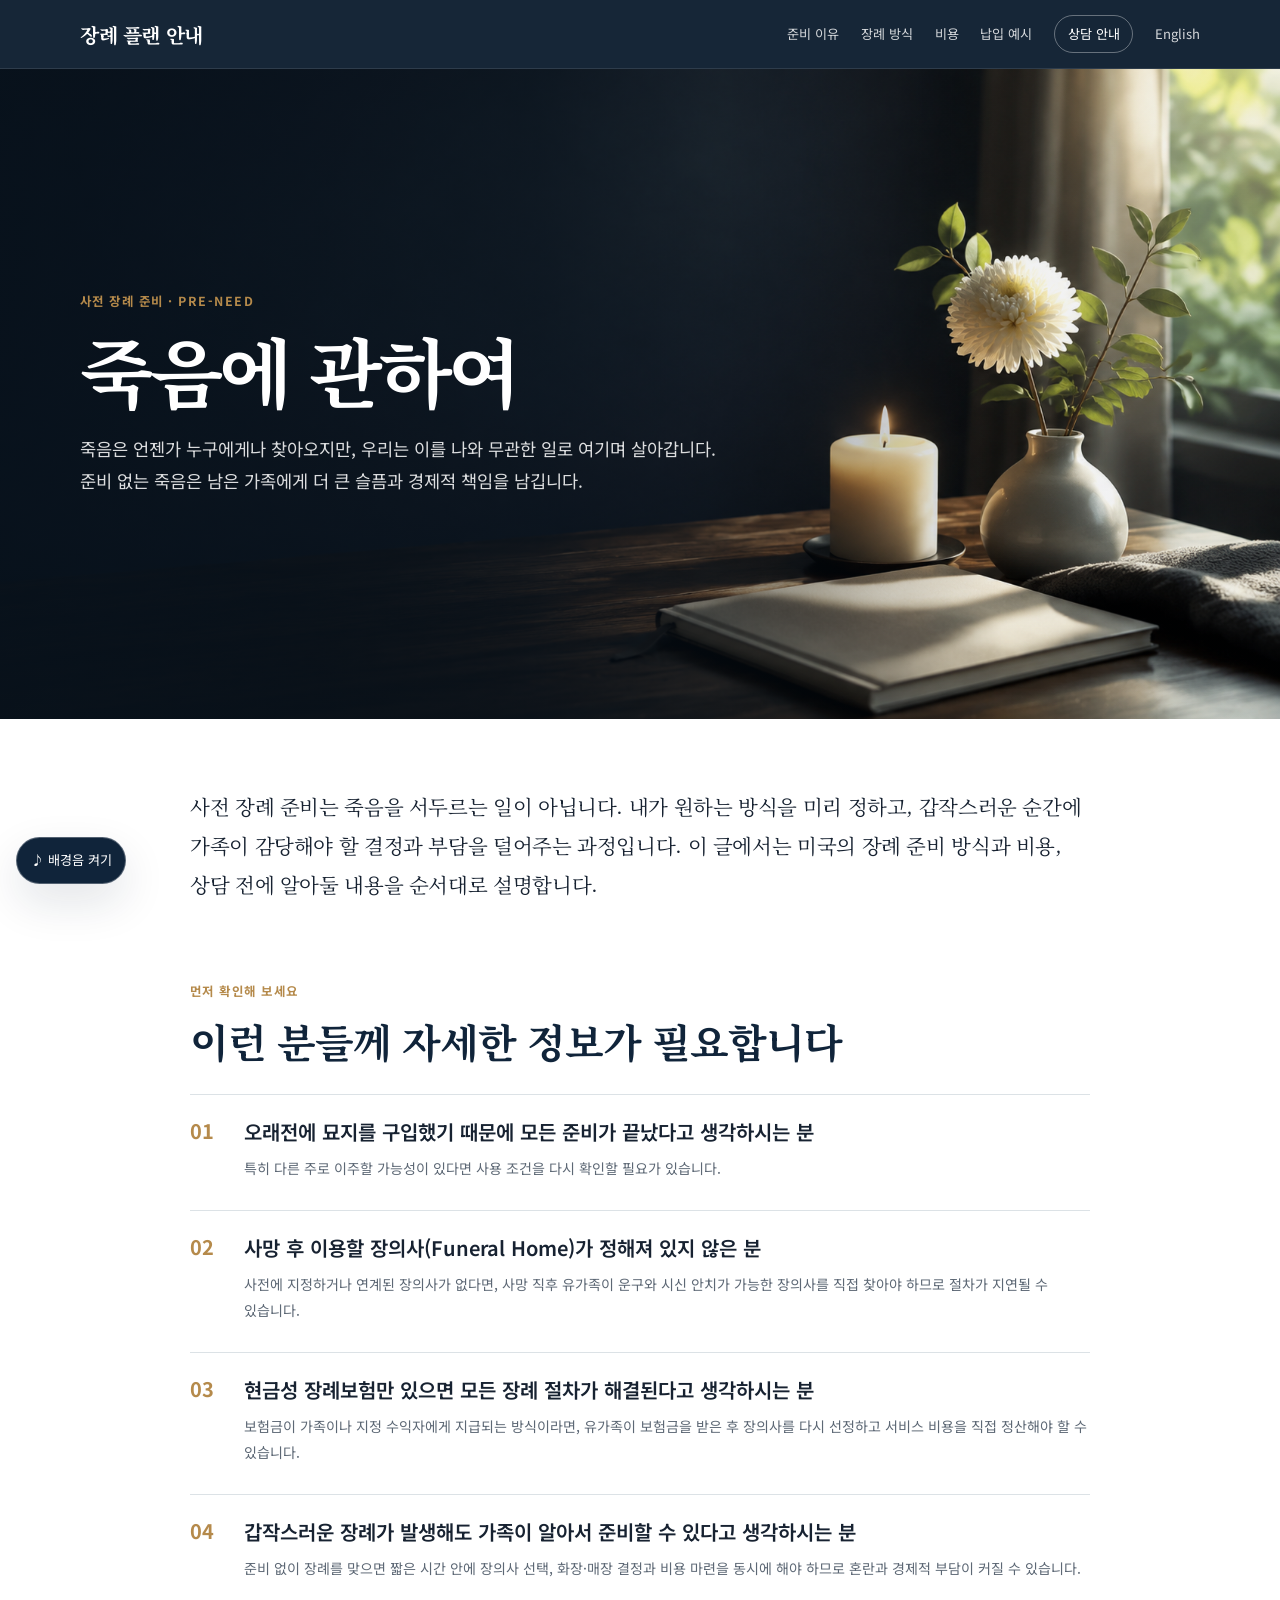
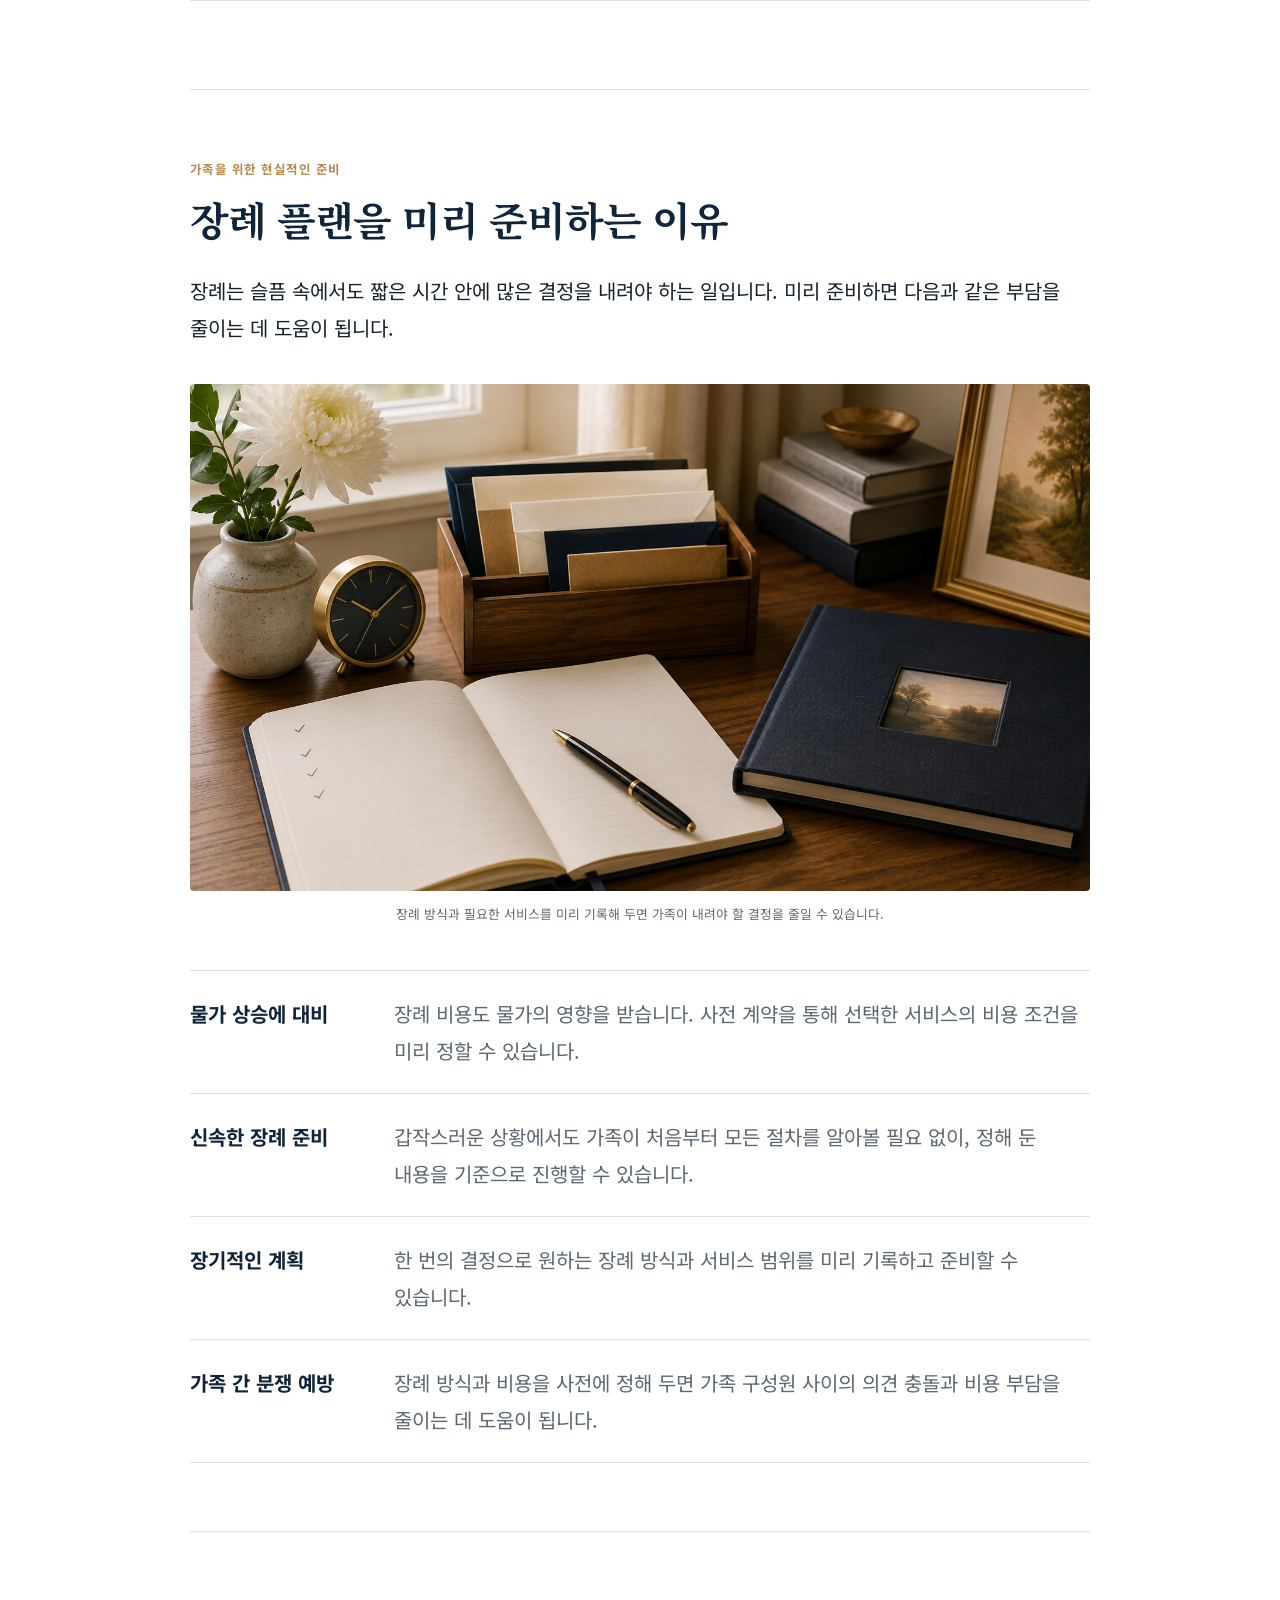
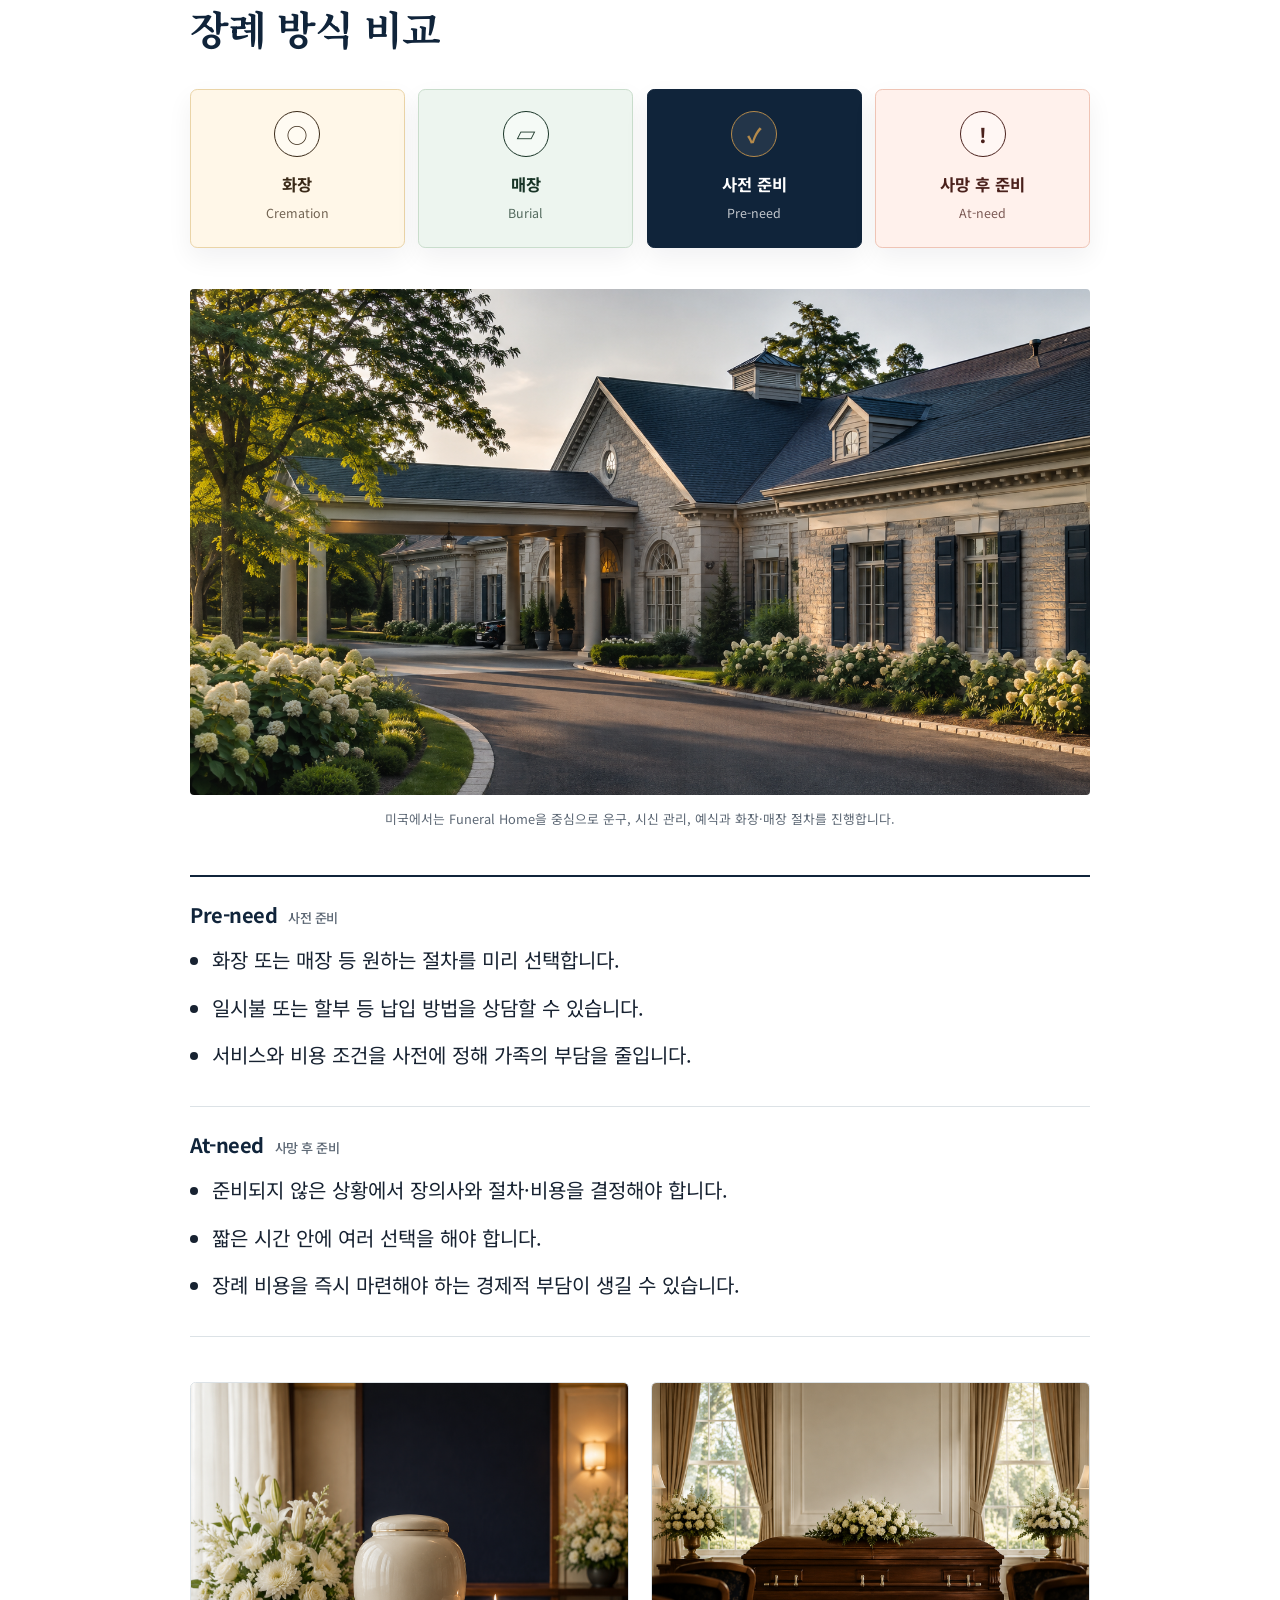
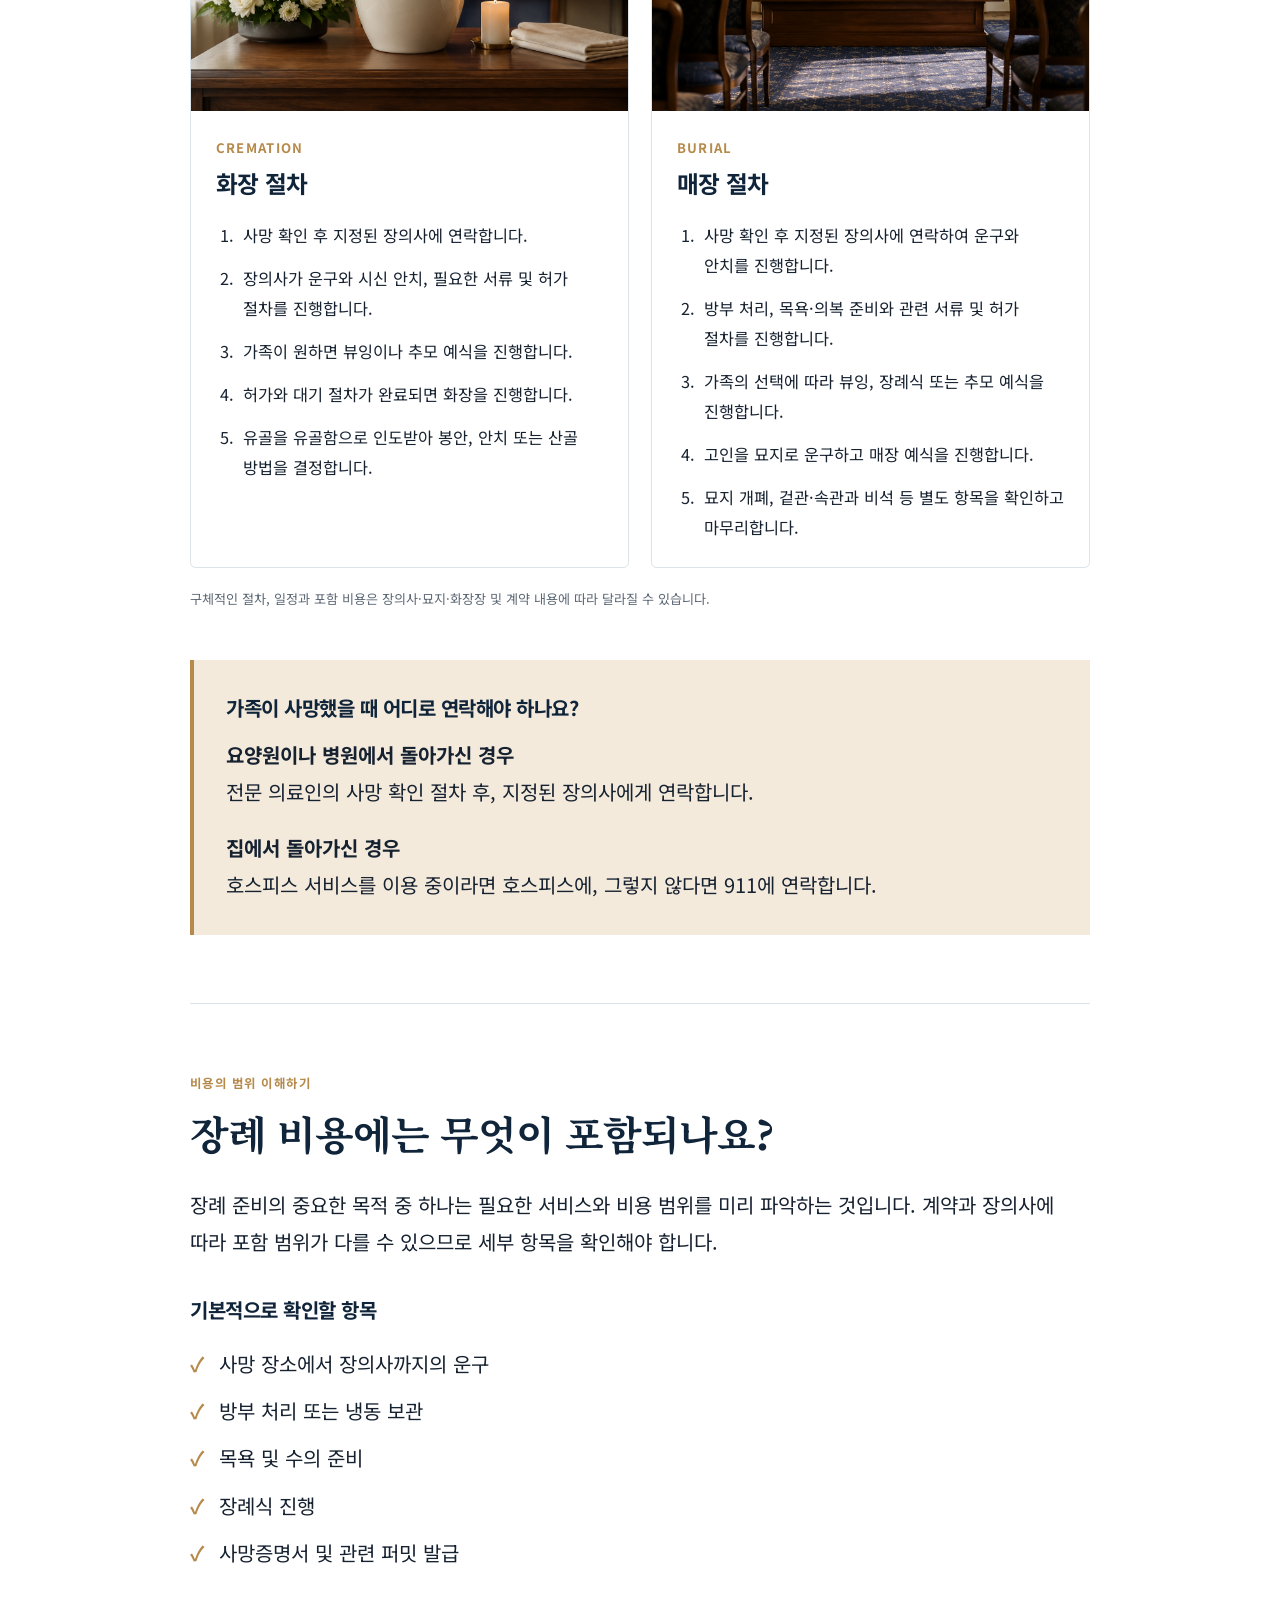
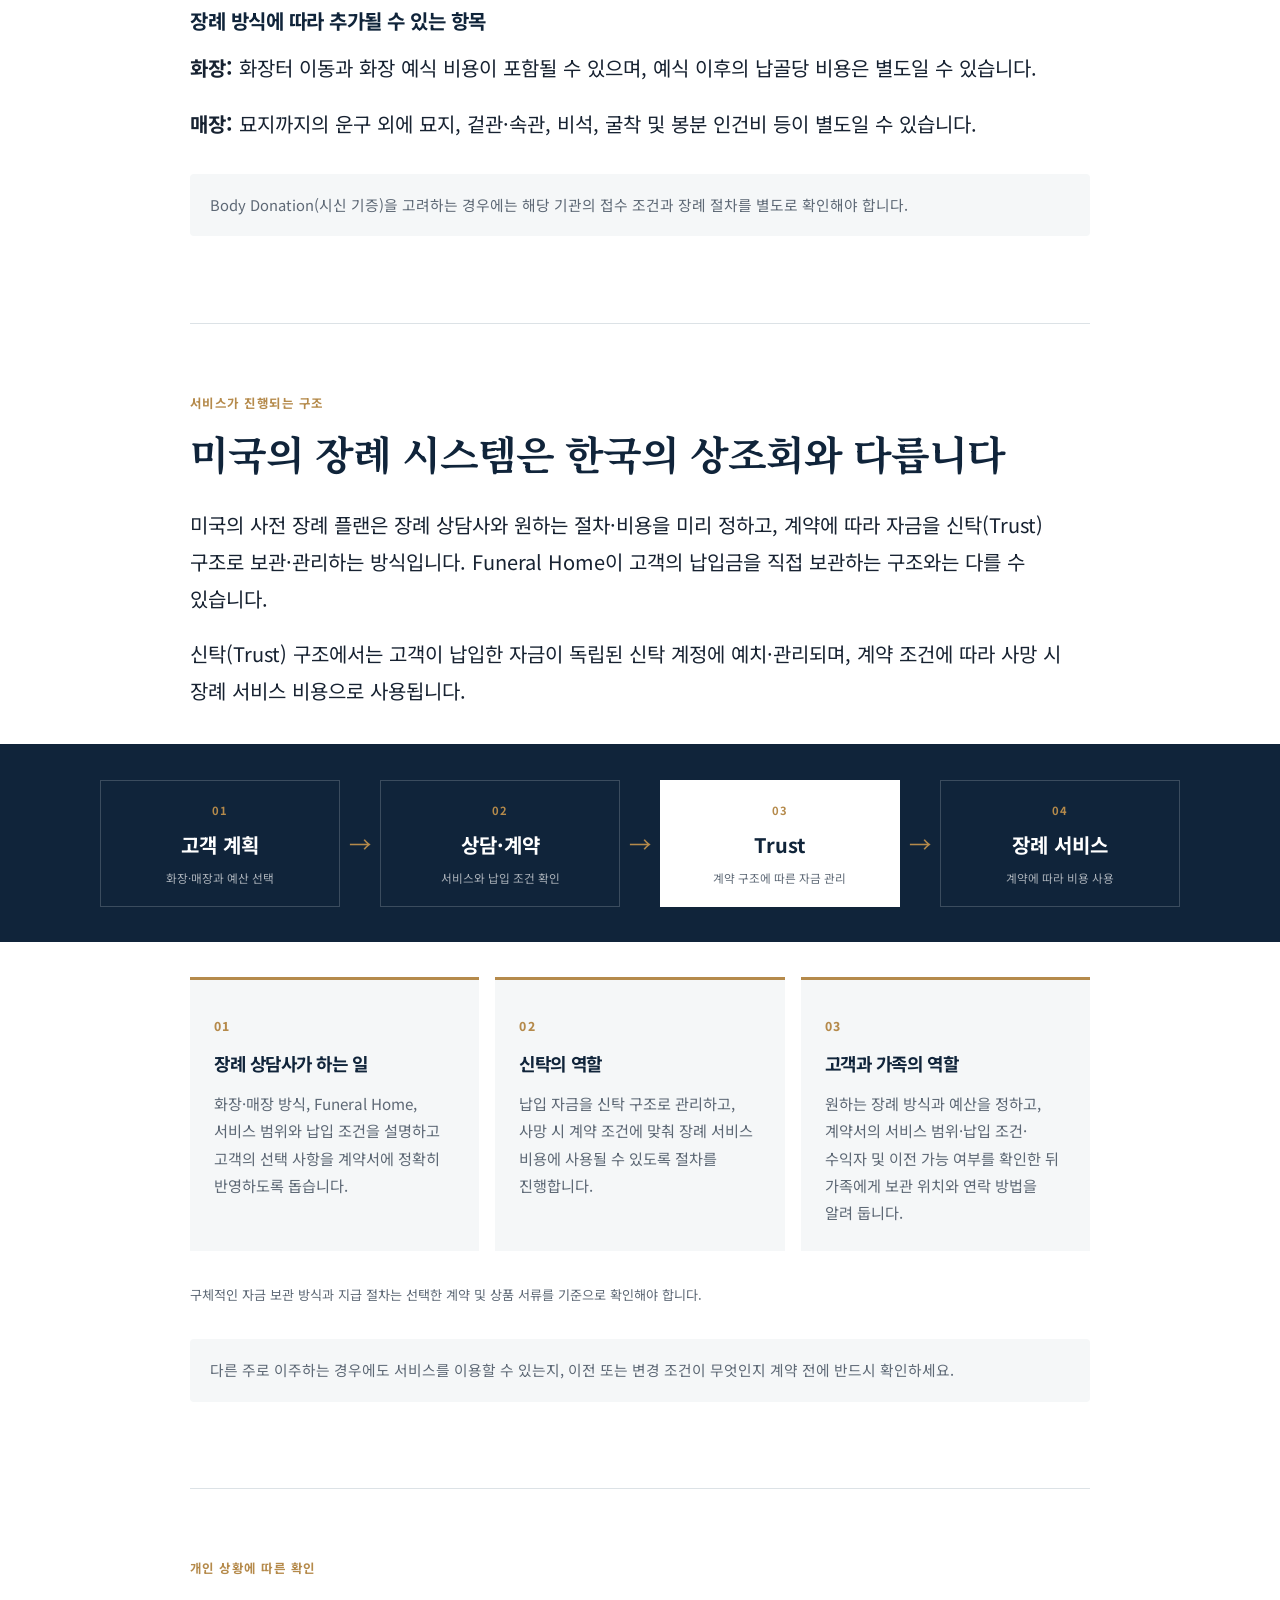
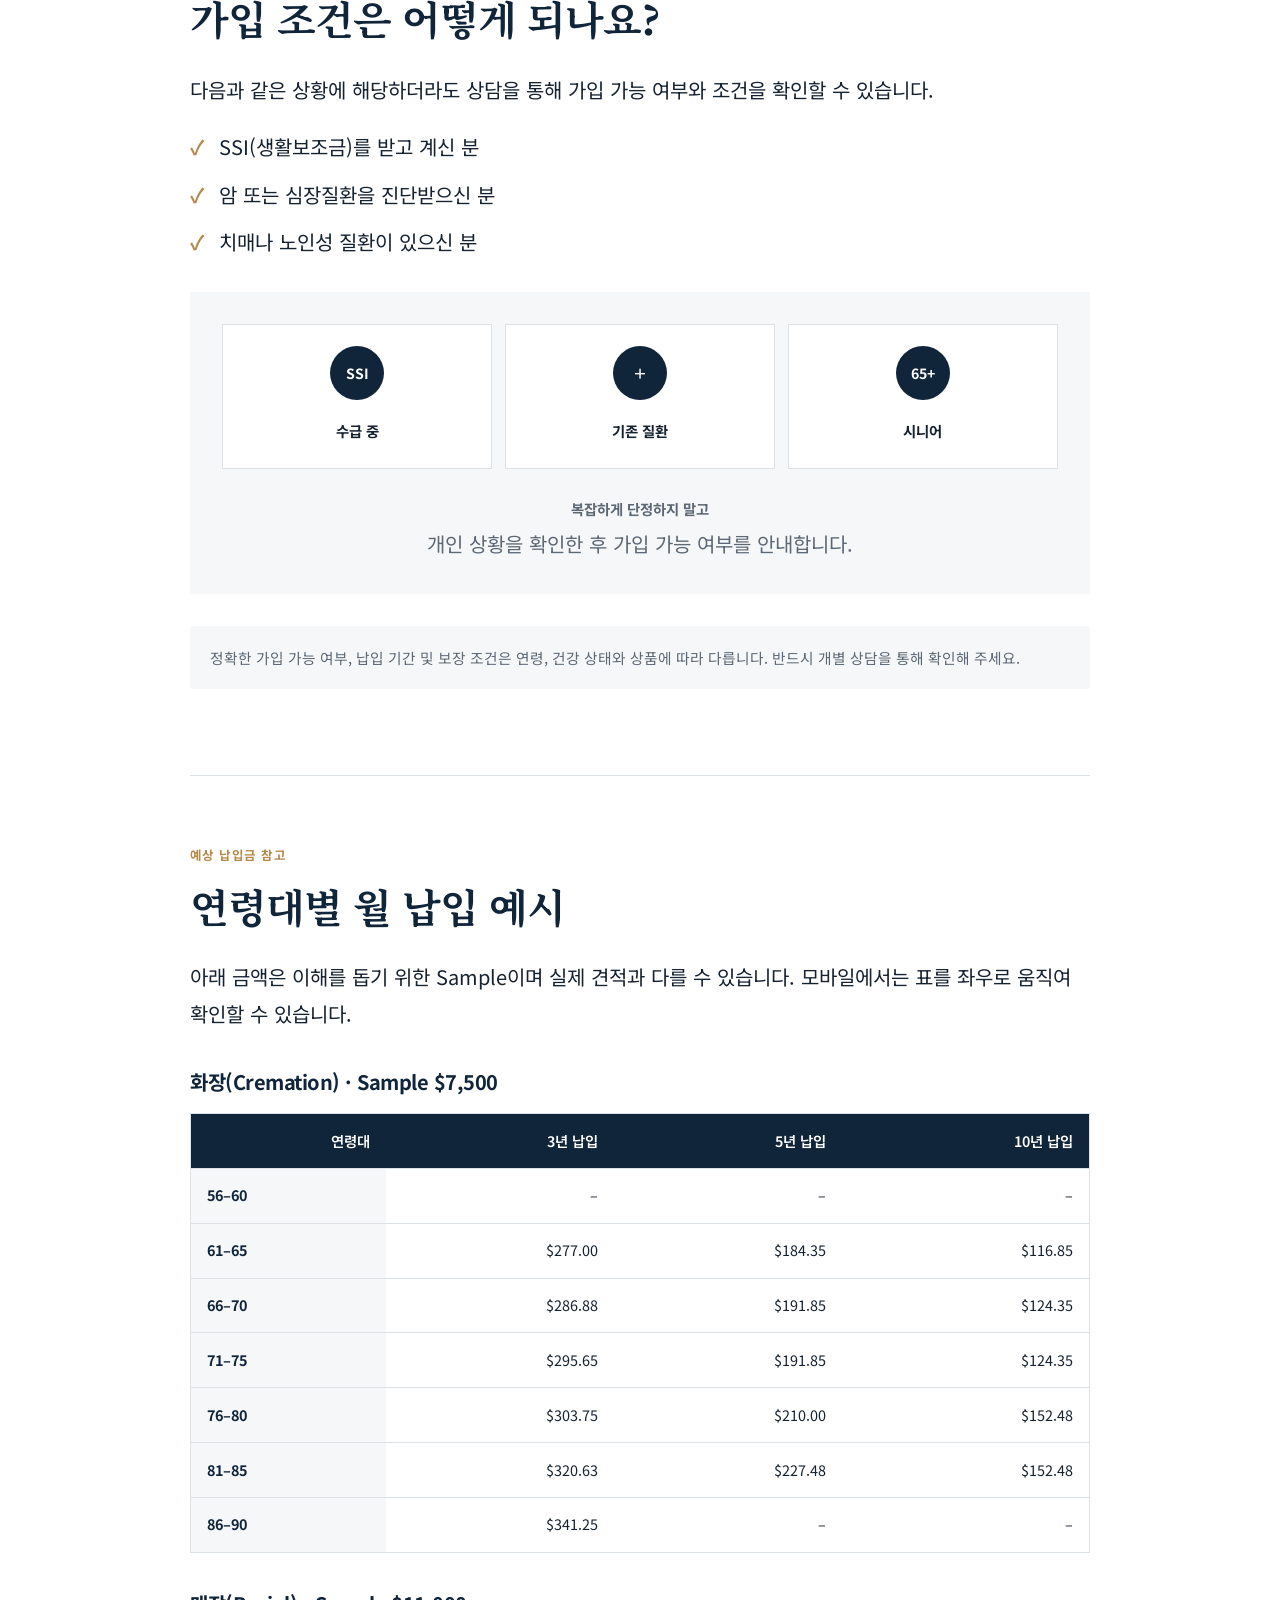
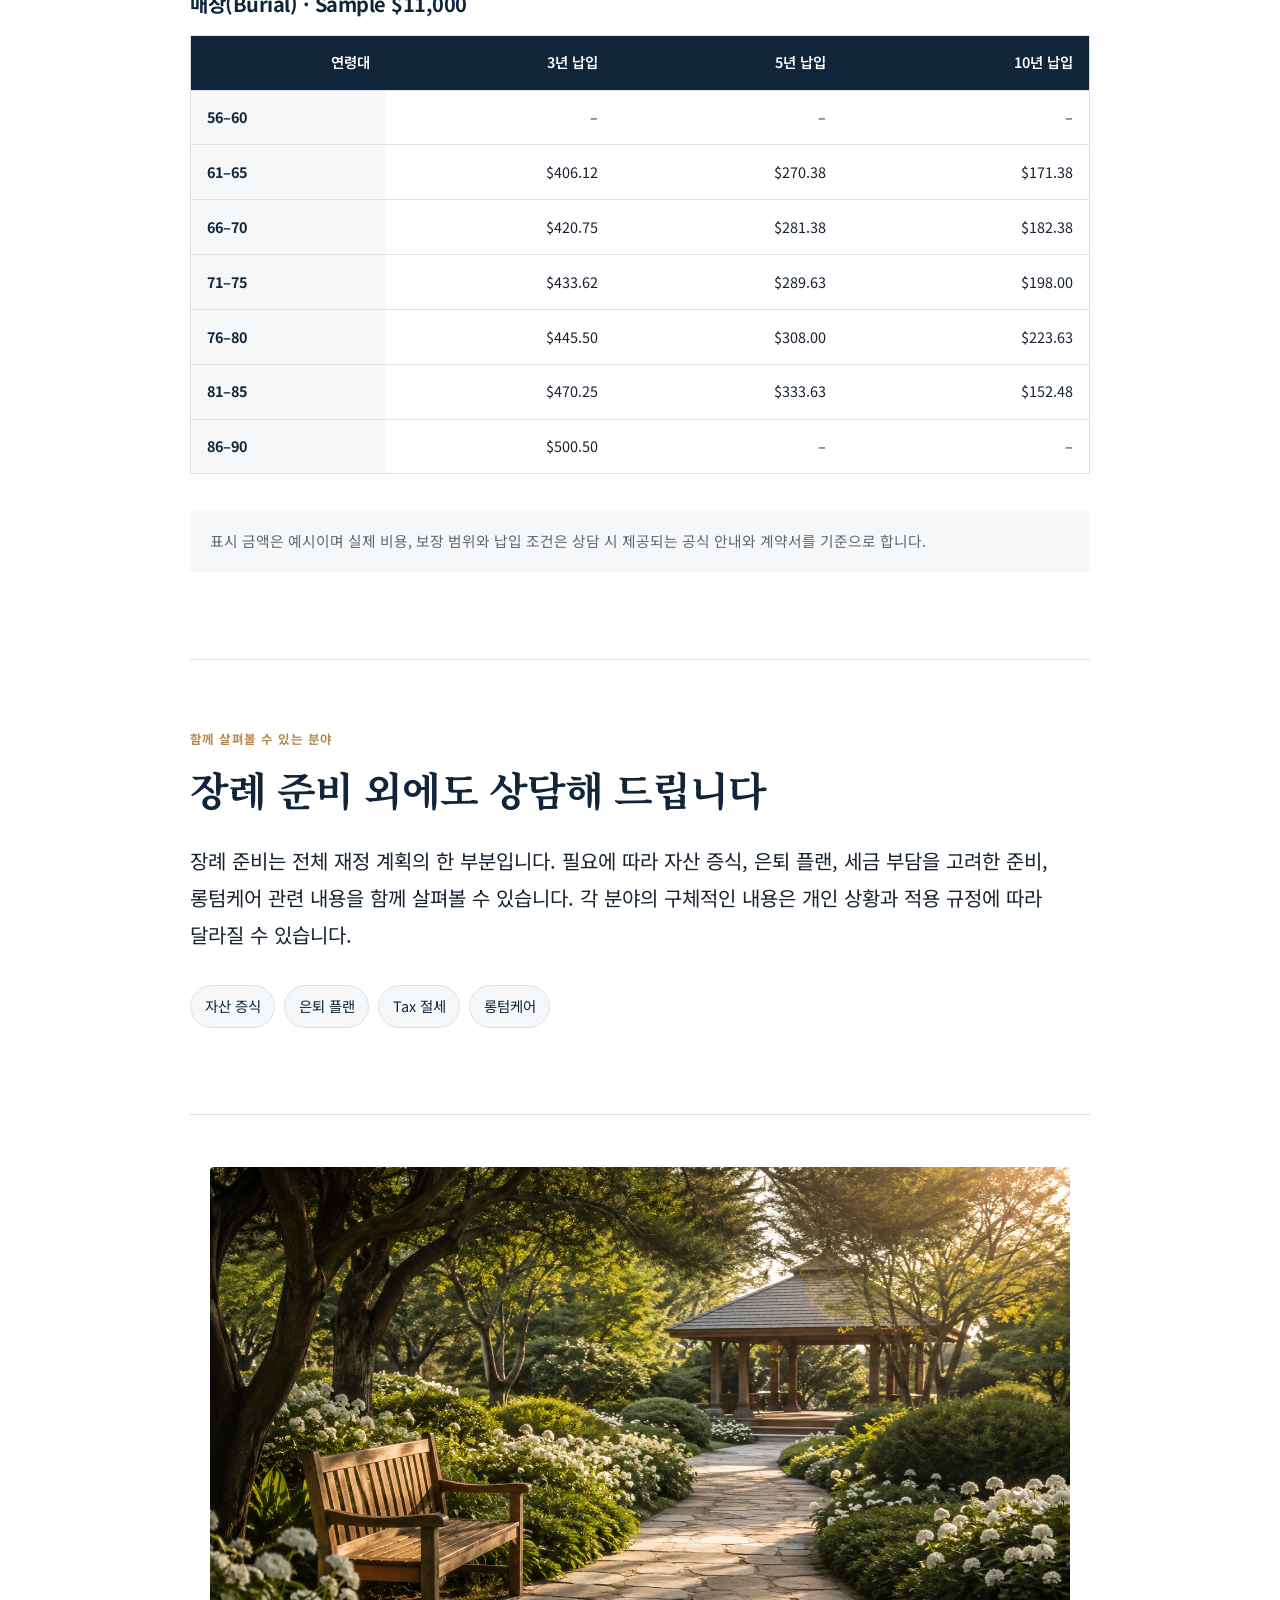
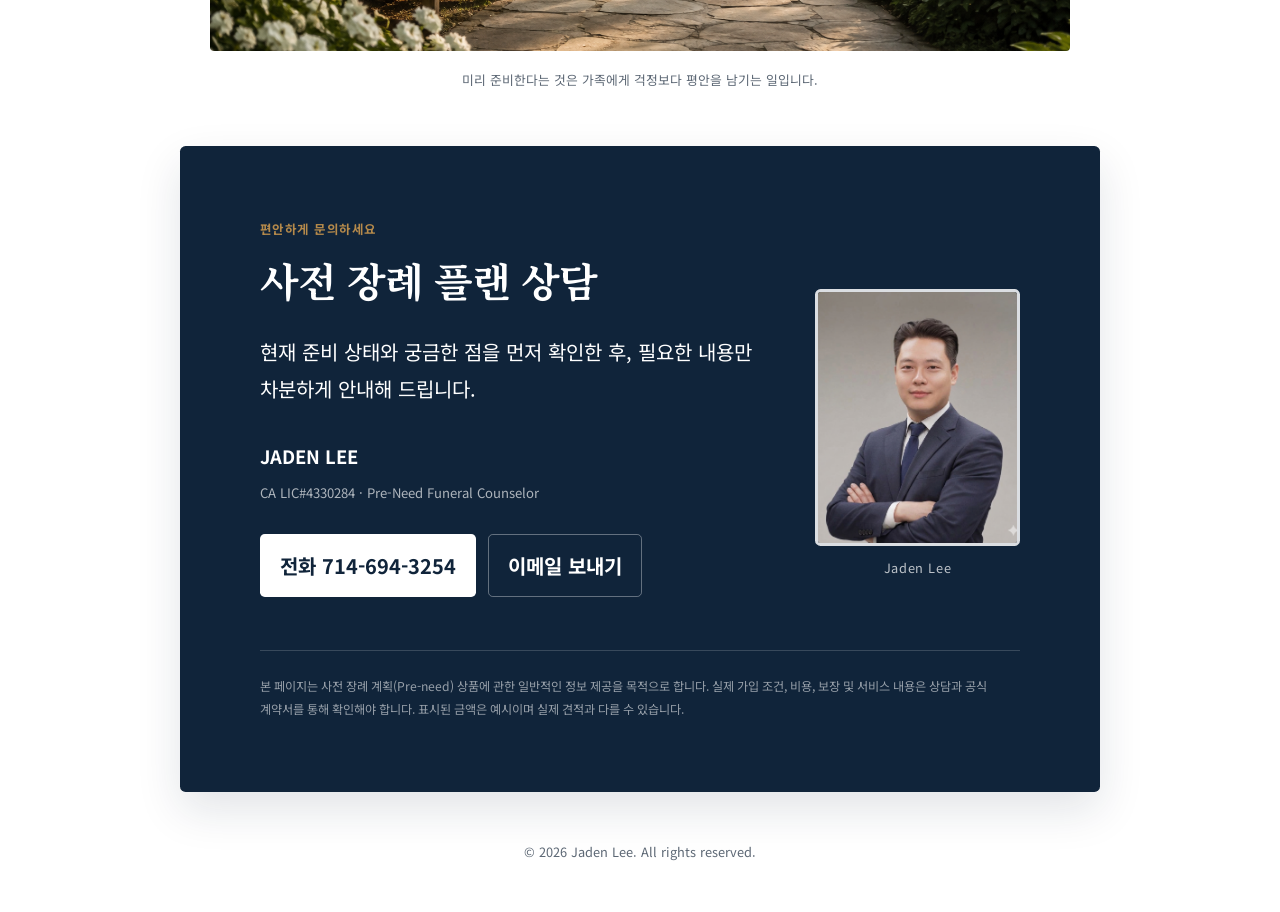
<file: index.html>
<!doctype html>
<html lang="ko">
<head>
  <meta charset="utf-8">
  <meta name="viewport" content="width=device-width, initial-scale=1">
  <meta name="description" content="미국 사전 장례 준비(Pre-need)의 필요성, 절차, 비용과 가입 조건을 차분하게 안내합니다.">
  <title>죽음에 관하여 | 사전 장례 준비 안내</title>
  <link rel="preconnect" href="https://fonts.googleapis.com">
  <link rel="preconnect" href="https://fonts.gstatic.com" crossorigin>
  <link href="https://fonts.googleapis.com/css2?family=Noto+Sans+KR:wght@400;500;600;700&family=Noto+Serif+KR:wght@600;700&display=swap" rel="stylesheet">
  <link rel="stylesheet" href="assets/css/style.css">
  <script src="assets/js/main.js" defer></script>
</head>
<body>
  <a class="skip-link" href="#main-content">본문으로 바로가기</a>

  <header class="site-header" data-header>
    <div class="header-inner">
      <a class="brand" href="#top" aria-label="장례 플랜 안내 홈">장례 플랜 안내</a>
      <button class="menu-button" type="button" aria-expanded="false" aria-controls="site-nav" data-menu-button>
        <span class="sr-only">메뉴 열기</span>
        <span></span><span></span><span></span>
      </button>
      <nav id="site-nav" class="site-nav" aria-label="주요 메뉴" data-nav>
        <a href="#why-prepare">준비 이유</a>
        <a href="#how-it-works">장례 방식</a>
        <a href="#cost">비용</a>
        <a href="#pricing">납입 예시</a>
        <a class="nav-contact" href="#contact">상담 안내</a>
        <a href="en/" lang="en">English</a>
      </nav>
    </div>
  </header>

  <main id="main-content">
    <article>
      <header class="hero" id="top">
        <img src="assets/images/hero-remembrance.png" alt="따뜻한 빛의 촛불과 흰 꽃, 기록 노트가 놓인 차분한 공간">
        <div class="hero-shade"></div>
        <div class="hero-content">
          <p class="eyebrow">사전 장례 준비 · Pre-need</p>
          <h1>죽음에 관하여</h1>
          <p>죽음은 언젠가 누구에게나 찾아오지만, 우리는 이를 나와 무관한 일로 여기며 살아갑니다. 준비 없는 죽음은 남은 가족에게 더 큰 슬픔과 경제적 책임을 남깁니다.</p>
        </div>
      </header>

      <div class="article-body">
        <p class="intro">사전 장례 준비는 죽음을 서두르는 일이 아닙니다. 내가 원하는 방식을 미리 정하고, 갑작스러운 순간에 가족이 감당해야 할 결정과 부담을 덜어주는 과정입니다. 이 글에서는 미국의 장례 준비 방식과 비용, 상담 전에 알아둘 내용을 순서대로 설명합니다.</p>

        <section id="who-needs-this" aria-labelledby="who-title">
          <p class="section-kicker">먼저 확인해 보세요</p>
          <h2 id="who-title">이런 분들께 자세한 정보가 필요합니다</h2>
          <ol class="number-list">
            <li><span>오래전에 묘지를 구입했기 때문에 모든 준비가 끝났다고 생각하시는 분</span><small>특히 다른 주로 이주할 가능성이 있다면 사용 조건을 다시 확인할 필요가 있습니다.</small></li>
            <li><span>사망 후 이용할 장의사(Funeral Home)가 정해져 있지 않은 분</span><small>사전에 지정하거나 연계된 장의사가 없다면, 사망 직후 유가족이 운구와 시신 안치가 가능한 장의사를 직접 찾아야 하므로 절차가 지연될 수 있습니다.</small></li>
            <li><span>현금성 장례보험만 있으면 모든 장례 절차가 해결된다고 생각하시는 분</span><small>보험금이 가족이나 지정 수익자에게 지급되는 방식이라면, 유가족이 보험금을 받은 후 장의사를 다시 선정하고 서비스 비용을 직접 정산해야 할 수 있습니다.</small></li>
            <li><span>갑작스러운 장례가 발생해도 가족이 알아서 준비할 수 있다고 생각하시는 분</span><small>준비 없이 장례를 맞으면 짧은 시간 안에 장의사 선택, 화장·매장 결정과 비용 마련을 동시에 해야 하므로 혼란과 경제적 부담이 커질 수 있습니다.</small></li>
          </ol>
        </section>

        <section id="why-prepare" aria-labelledby="why-title">
          <p class="section-kicker">가족을 위한 현실적인 준비</p>
          <h2 id="why-title">장례 플랜을 미리 준비하는 이유</h2>
          <p>장례는 슬픔 속에서도 짧은 시간 안에 많은 결정을 내려야 하는 일입니다. 미리 준비하면 다음과 같은 부담을 줄이는 데 도움이 됩니다.</p>
          <figure class="section-image">
            <img src="assets/images/planning-symbol.png" alt="장례 사전 준비를 상징하는 계획 노트, 시계, 정리된 서류와 흰 꽃" loading="lazy">
            <figcaption>장례 방식과 필요한 서비스를 미리 기록해 두면 가족이 내려야 할 결정을 줄일 수 있습니다.</figcaption>
          </figure>
          <div class="reason-list">
            <div><strong>물가 상승에 대비</strong><p>장례 비용도 물가의 영향을 받습니다. 사전 계약을 통해 선택한 서비스의 비용 조건을 미리 정할 수 있습니다.</p></div>
            <div><strong>신속한 장례 준비</strong><p>갑작스러운 상황에서도 가족이 처음부터 모든 절차를 알아볼 필요 없이, 정해 둔 내용을 기준으로 진행할 수 있습니다.</p></div>
            <div><strong>장기적인 계획</strong><p>한 번의 결정으로 원하는 장례 방식과 서비스 범위를 미리 기록하고 준비할 수 있습니다.</p></div>
            <div><strong>가족 간 분쟁 예방</strong><p>장례 방식과 비용을 사전에 정해 두면 가족 구성원 사이의 의견 충돌과 비용 부담을 줄이는 데 도움이 됩니다.</p></div>
          </div>
        </section>

        <section id="how-it-works" aria-labelledby="how-title">
          <h2 id="how-title">장례 방식 비교</h2>

          <div class="method-visual" aria-label="화장, 매장, 사전 준비, 사망 후 준비 목차">
            <div class="method-item method-cremation"><span class="method-icon">◯</span><strong>화장</strong><small>Cremation</small></div>
            <div class="method-item method-burial"><span class="method-icon">▱</span><strong>매장</strong><small>Burial</small></div>
            <div class="method-item method-preneed"><span class="method-icon">✓</span><strong>사전 준비</strong><small>Pre-need</small></div>
            <div class="method-item method-atneed"><span class="method-icon">!</span><strong>사망 후 준비</strong><small>At-need</small></div>
          </div>

          <figure class="section-image">
            <img src="assets/images/funeral-home.png" alt="정돈된 진입로와 흰 꽃으로 둘러싸인 미국 Funeral Home 외관" loading="lazy">
            <figcaption>미국에서는 Funeral Home을 중심으로 운구, 시신 관리, 예식과 화장·매장 절차를 진행합니다.</figcaption>
          </figure>
          <div class="comparison" role="group" aria-label="사전 준비와 사망 후 준비 비교">
            <div>
              <h3>Pre-need <span>사전 준비</span></h3>
              <ul>
                <li>화장 또는 매장 등 원하는 절차를 미리 선택합니다.</li>
                <li>일시불 또는 할부 등 납입 방법을 상담할 수 있습니다.</li>
                <li>서비스와 비용 조건을 사전에 정해 가족의 부담을 줄입니다.</li>
              </ul>
            </div>
            <div>
              <h3>At-need <span>사망 후 준비</span></h3>
              <ul>
                <li>준비되지 않은 상황에서 장의사와 절차·비용을 결정해야 합니다.</li>
                <li>짧은 시간 안에 여러 선택을 해야 합니다.</li>
                <li>장례 비용을 즉시 마련해야 하는 경제적 부담이 생길 수 있습니다.</li>
              </ul>
            </div>
          </div>

          <div class="service-options" aria-label="화장과 매장 절차 안내">
            <article class="service-card">
              <img src="assets/images/cremation.png" alt="흰 꽃과 촛불이 함께 놓인 화장용 유골함" loading="lazy">
              <div class="service-card-body">
                <p class="service-type">Cremation</p>
                <h3>화장 절차</h3>
                <ol class="procedure-list">
                  <li>사망 확인 후 지정된 장의사에 연락합니다.</li>
                  <li>장의사가 운구와 시신 안치, 필요한 서류 및 허가 절차를 진행합니다.</li>
                  <li>가족이 원하면 뷰잉이나 추모 예식을 진행합니다.</li>
                  <li>허가와 대기 절차가 완료되면 화장을 진행합니다.</li>
                  <li>유골을 유골함으로 인도받아 봉안, 안치 또는 산골 방법을 결정합니다.</li>
                </ol>
              </div>
            </article>
            <article class="service-card">
              <img src="assets/images/burial.png" alt="미국 장례식장 예식 공간에 놓인 닫힌 관과 흰 꽃" loading="lazy">
              <div class="service-card-body">
                <p class="service-type">Burial</p>
                <h3>매장 절차</h3>
                <ol class="procedure-list">
                  <li>사망 확인 후 지정된 장의사에 연락하여 운구와 안치를 진행합니다.</li>
                  <li>방부 처리, 목욕·의복 준비와 관련 서류 및 허가 절차를 진행합니다.</li>
                  <li>가족의 선택에 따라 뷰잉, 장례식 또는 추모 예식을 진행합니다.</li>
                  <li>고인을 묘지로 운구하고 매장 예식을 진행합니다.</li>
                  <li>묘지 개폐, 겉관·속관과 비석 등 별도 항목을 확인하고 마무리합니다.</li>
                </ol>
              </div>
            </article>
          </div>
          <p class="source-note">구체적인 절차, 일정과 포함 비용은 장의사·묘지·화장장 및 계약 내용에 따라 달라질 수 있습니다.</p>

          <aside class="callout" id="who-to-call">
            <h3>가족이 사망했을 때 어디로 연락해야 하나요?</h3>
            <p><strong>요양원이나 병원에서 돌아가신 경우</strong><br>전문 의료인의 사망 확인 절차 후, 지정된 장의사에게 연락합니다.</p>
            <p><strong>집에서 돌아가신 경우</strong><br>호스피스 서비스를 이용 중이라면 호스피스에, 그렇지 않다면 911에 연락합니다.</p>
          </aside>
        </section>

        <section id="cost" aria-labelledby="cost-title">
          <p class="section-kicker">비용의 범위 이해하기</p>
          <h2 id="cost-title">장례 비용에는 무엇이 포함되나요?</h2>
          <p>장례 준비의 중요한 목적 중 하나는 필요한 서비스와 비용 범위를 미리 파악하는 것입니다. 계약과 장의사에 따라 포함 범위가 다를 수 있으므로 세부 항목을 확인해야 합니다.</p>
          <h3>기본적으로 확인할 항목</h3>
          <ul class="check-list">
            <li>사망 장소에서 장의사까지의 운구</li>
            <li>방부 처리 또는 냉동 보관</li>
            <li>목욕 및 수의 준비</li>
            <li>장례식 진행</li>
            <li>사망증명서 및 관련 퍼밋 발급</li>
          </ul>
          <h3>장례 방식에 따라 추가될 수 있는 항목</h3>
          <p><strong>화장:</strong> 화장터 이동과 화장 예식 비용이 포함될 수 있으며, 예식 이후의 납골당 비용은 별도일 수 있습니다.</p>
          <p><strong>매장:</strong> 묘지까지의 운구 외에 묘지, 겉관·속관, 비석, 굴착 및 봉분 인건비 등이 별도일 수 있습니다.</p>
          <p class="note">Body Donation(시신 기증)을 고려하는 경우에는 해당 기관의 접수 조건과 장례 절차를 별도로 확인해야 합니다.</p>
        </section>

        <section id="system" aria-labelledby="system-title">
          <p class="section-kicker">서비스가 진행되는 구조</p>
          <h2 id="system-title">미국의 장례 시스템은 한국의 상조회와 다릅니다</h2>
          <p>미국의 사전 장례 플랜은 장례 상담사와 원하는 절차·비용을 미리 정하고, 계약에 따라 자금을 신탁(Trust) 구조로 보관·관리하는 방식입니다. Funeral Home이 고객의 납입금을 직접 보관하는 구조와는 다를 수 있습니다.</p>
          <p>신탁(Trust) 구조에서는 고객이 납입한 자금이 독립된 신탁 계정에 예치·관리되며, 계약 조건에 따라 사망 시 장례 서비스 비용으로 사용됩니다.</p>
          <div class="fund-flow" role="img" aria-label="고객 계획에서 상담과 계약, 신탁 자금 관리, 장례 서비스로 이어지는 흐름">
            <div><span>01</span><strong>고객 계획</strong><small>화장·매장과 예산 선택</small></div>
            <i aria-hidden="true">→</i>
            <div><span>02</span><strong>상담·계약</strong><small>서비스와 납입 조건 확인</small></div>
            <i aria-hidden="true">→</i>
            <div class="fund-center"><span>03</span><strong>Trust</strong><small>계약 구조에 따른 자금 관리</small></div>
            <i aria-hidden="true">→</i>
            <div><span>04</span><strong>장례 서비스</strong><small>계약에 따라 비용 사용</small></div>
          </div>
          <div class="role-grid" aria-label="장례 상담사, 신탁, 고객의 역할">
            <article>
              <span>01</span>
              <h3>장례 상담사가 하는 일</h3>
              <p>화장·매장 방식, Funeral Home, 서비스 범위와 납입 조건을 설명하고 고객의 선택 사항을 계약서에 정확히 반영하도록 돕습니다.</p>
            </article>
            <article>
              <span>02</span>
              <h3>신탁의 역할</h3>
              <p>납입 자금을 신탁 구조로 관리하고, 사망 시 계약 조건에 맞춰 장례 서비스 비용에 사용될 수 있도록 절차를 진행합니다.</p>
            </article>
            <article>
              <span>03</span>
              <h3>고객과 가족의 역할</h3>
              <p>원하는 장례 방식과 예산을 정하고, 계약서의 서비스 범위·납입 조건·수익자 및 이전 가능 여부를 확인한 뒤 가족에게 보관 위치와 연락 방법을 알려 둡니다.</p>
            </article>
          </div>
          <p class="source-note">구체적인 자금 보관 방식과 지급 절차는 선택한 계약 및 상품 서류를 기준으로 확인해야 합니다.</p>
          <p class="note">다른 주로 이주하는 경우에도 서비스를 이용할 수 있는지, 이전 또는 변경 조건이 무엇인지 계약 전에 반드시 확인하세요.</p>
        </section>

        <section id="eligibility" aria-labelledby="eligibility-title">
          <p class="section-kicker">개인 상황에 따른 확인</p>
          <h2 id="eligibility-title">가입 조건은 어떻게 되나요?</h2>
          <p>다음과 같은 상황에 해당하더라도 상담을 통해 가입 가능 여부와 조건을 확인할 수 있습니다.</p>
          <ul class="check-list">
            <li>SSI(생활보조금)를 받고 계신 분</li>
            <li>암 또는 심장질환을 진단받으신 분</li>
            <li>치매나 노인성 질환이 있으신 분</li>
          </ul>
          <div class="eligibility-visual" aria-label="가입 가능 여부를 상담으로 확인할 수 있는 대상">
            <div><span>SSI</span><strong>수급 중</strong></div>
            <div><span>＋</span><strong>기존 질환</strong></div>
            <div><span>65+</span><strong>시니어</strong></div>
            <p><strong>복잡하게 단정하지 말고</strong><br>개인 상황을 확인한 후 가입 가능 여부를 안내합니다.</p>
          </div>
          <p class="disclaimer">정확한 가입 가능 여부, 납입 기간 및 보장 조건은 연령, 건강 상태와 상품에 따라 다릅니다. 반드시 개별 상담을 통해 확인해 주세요.</p>
        </section>

        <section id="pricing" aria-labelledby="pricing-title">
          <p class="section-kicker">예상 납입금 참고</p>
          <h2 id="pricing-title">연령대별 월 납입 예시</h2>
          <p>아래 금액은 이해를 돕기 위한 Sample이며 실제 견적과 다를 수 있습니다. 모바일에서는 표를 좌우로 움직여 확인할 수 있습니다.</p>

          <h3>화장(Cremation) · Sample $7,500</h3>
          <div class="table-scroll" tabindex="0" role="region" aria-label="화장 월 납입 예시 표">
            <table>
              <thead><tr><th>연령대</th><th>3년 납입</th><th>5년 납입</th><th>10년 납입</th></tr></thead>
              <tbody>
                <tr><th>56–60</th><td>–</td><td>–</td><td>–</td></tr>
                <tr><th>61–65</th><td>$277.00</td><td>$184.35</td><td>$116.85</td></tr>
                <tr><th>66–70</th><td>$286.88</td><td>$191.85</td><td>$124.35</td></tr>
                <tr><th>71–75</th><td>$295.65</td><td>$191.85</td><td>$124.35</td></tr>
                <tr><th>76–80</th><td>$303.75</td><td>$210.00</td><td>$152.48</td></tr>
                <tr><th>81–85</th><td>$320.63</td><td>$227.48</td><td>$152.48</td></tr>
                <tr><th>86–90</th><td>$341.25</td><td>–</td><td>–</td></tr>
              </tbody>
            </table>
          </div>

          <h3>매장(Burial) · Sample $11,000</h3>
          <div class="table-scroll" tabindex="0" role="region" aria-label="매장 월 납입 예시 표">
            <table>
              <thead><tr><th>연령대</th><th>3년 납입</th><th>5년 납입</th><th>10년 납입</th></tr></thead>
              <tbody>
                <tr><th>56–60</th><td>–</td><td>–</td><td>–</td></tr>
                <tr><th>61–65</th><td>$406.12</td><td>$270.38</td><td>$171.38</td></tr>
                <tr><th>66–70</th><td>$420.75</td><td>$281.38</td><td>$182.38</td></tr>
                <tr><th>71–75</th><td>$433.62</td><td>$289.63</td><td>$198.00</td></tr>
                <tr><th>76–80</th><td>$445.50</td><td>$308.00</td><td>$223.63</td></tr>
                <tr><th>81–85</th><td>$470.25</td><td>$333.63</td><td>$152.48</td></tr>
                <tr><th>86–90</th><td>$500.50</td><td>–</td><td>–</td></tr>
              </tbody>
            </table>
          </div>
          <p class="disclaimer">표시 금액은 예시이며 실제 비용, 보장 범위와 납입 조건은 상담 시 제공되는 공식 안내와 계약서를 기준으로 합니다.</p>
        </section>

        <section id="other-services" aria-labelledby="services-title">
          <p class="section-kicker">함께 살펴볼 수 있는 분야</p>
          <h2 id="services-title">장례 준비 외에도 상담해 드립니다</h2>
          <p>장례 준비는 전체 재정 계획의 한 부분입니다. 필요에 따라 자산 증식, 은퇴 플랜, 세금 부담을 고려한 준비, 롱텀케어 관련 내용을 함께 살펴볼 수 있습니다. 각 분야의 구체적인 내용은 개인 상황과 적용 규정에 따라 달라질 수 있습니다.</p>
          <p class="service-line" aria-label="기타 상담 분야"><span>자산 증식</span><span>은퇴 플랜</span><span>Tax 절세</span><span>롱텀케어</span></p>
        </section>

        <figure class="feature-image feature-image--closing">
          <img src="assets/images/closing-garden.png" alt="햇빛 아래 흰 꽃과 빈 벤치, 정자로 이어지는 평온한 정원길" loading="lazy">
          <figcaption>미리 준비한다는 것은 가족에게 걱정보다 평안을 남기는 일입니다.</figcaption>
        </figure>

        <section class="contact" id="contact" aria-labelledby="contact-title">
          <div class="contact-layout">
            <div class="contact-copy">
              <p class="section-kicker">편안하게 문의하세요</p>
              <h2 id="contact-title">사전 장례 플랜 상담</h2>
              <p>현재 준비 상태와 궁금한 점을 먼저 확인한 후, 필요한 내용만 차분하게 안내해 드립니다.</p>
              <p class="contact-name"><strong>JADEN LEE</strong><br><span>CA LIC#4330284 · Pre-Need Funeral Counselor</span></p>
              <div class="contact-actions">
                <a class="button primary" href="tel:+17146943254">전화 714-694-3254</a>
                <a class="button secondary" href="mailto:kincaredesk@gmail.com" data-email-action>이메일 보내기</a>
              </div>
              <p class="contact-feedback" data-contact-feedback aria-live="polite"></p>
            </div>
            <figure class="agent-profile">
              <img src="assets/images/profile-jaden.png" alt="사전 장례 플랜 상담사 Jaden Lee">
              <figcaption>Jaden Lee</figcaption>
            </figure>
          </div>
          <p class="legal">본 페이지는 사전 장례 계획(Pre-need) 상품에 관한 일반적인 정보 제공을 목적으로 합니다. 실제 가입 조건, 비용, 보장 및 서비스 내용은 상담과 공식 계약서를 통해 확인해야 합니다. 표시된 금액은 예시이며 실제 견적과 다를 수 있습니다.</p>
        </section>
      </div>
    </article>
  </main>

  <footer class="site-footer">
    <p>© <span data-year></span> Jaden Lee. All rights reserved.</p>
  </footer>

  <audio data-background-music preload="metadata" loop autoplay>
    <source src="assets/audio/background-music.mp3" type="audio/mpeg">
  </audio>
  <button class="music-toggle" type="button" data-music-toggle aria-pressed="false">♪ 배경음 켜기</button>
  <p class="music-feedback" data-music-feedback aria-live="polite"></p>
  <button class="to-top" type="button" aria-label="페이지 맨 위로 이동" data-to-top>↑</button>
</body>
</html>
</file>
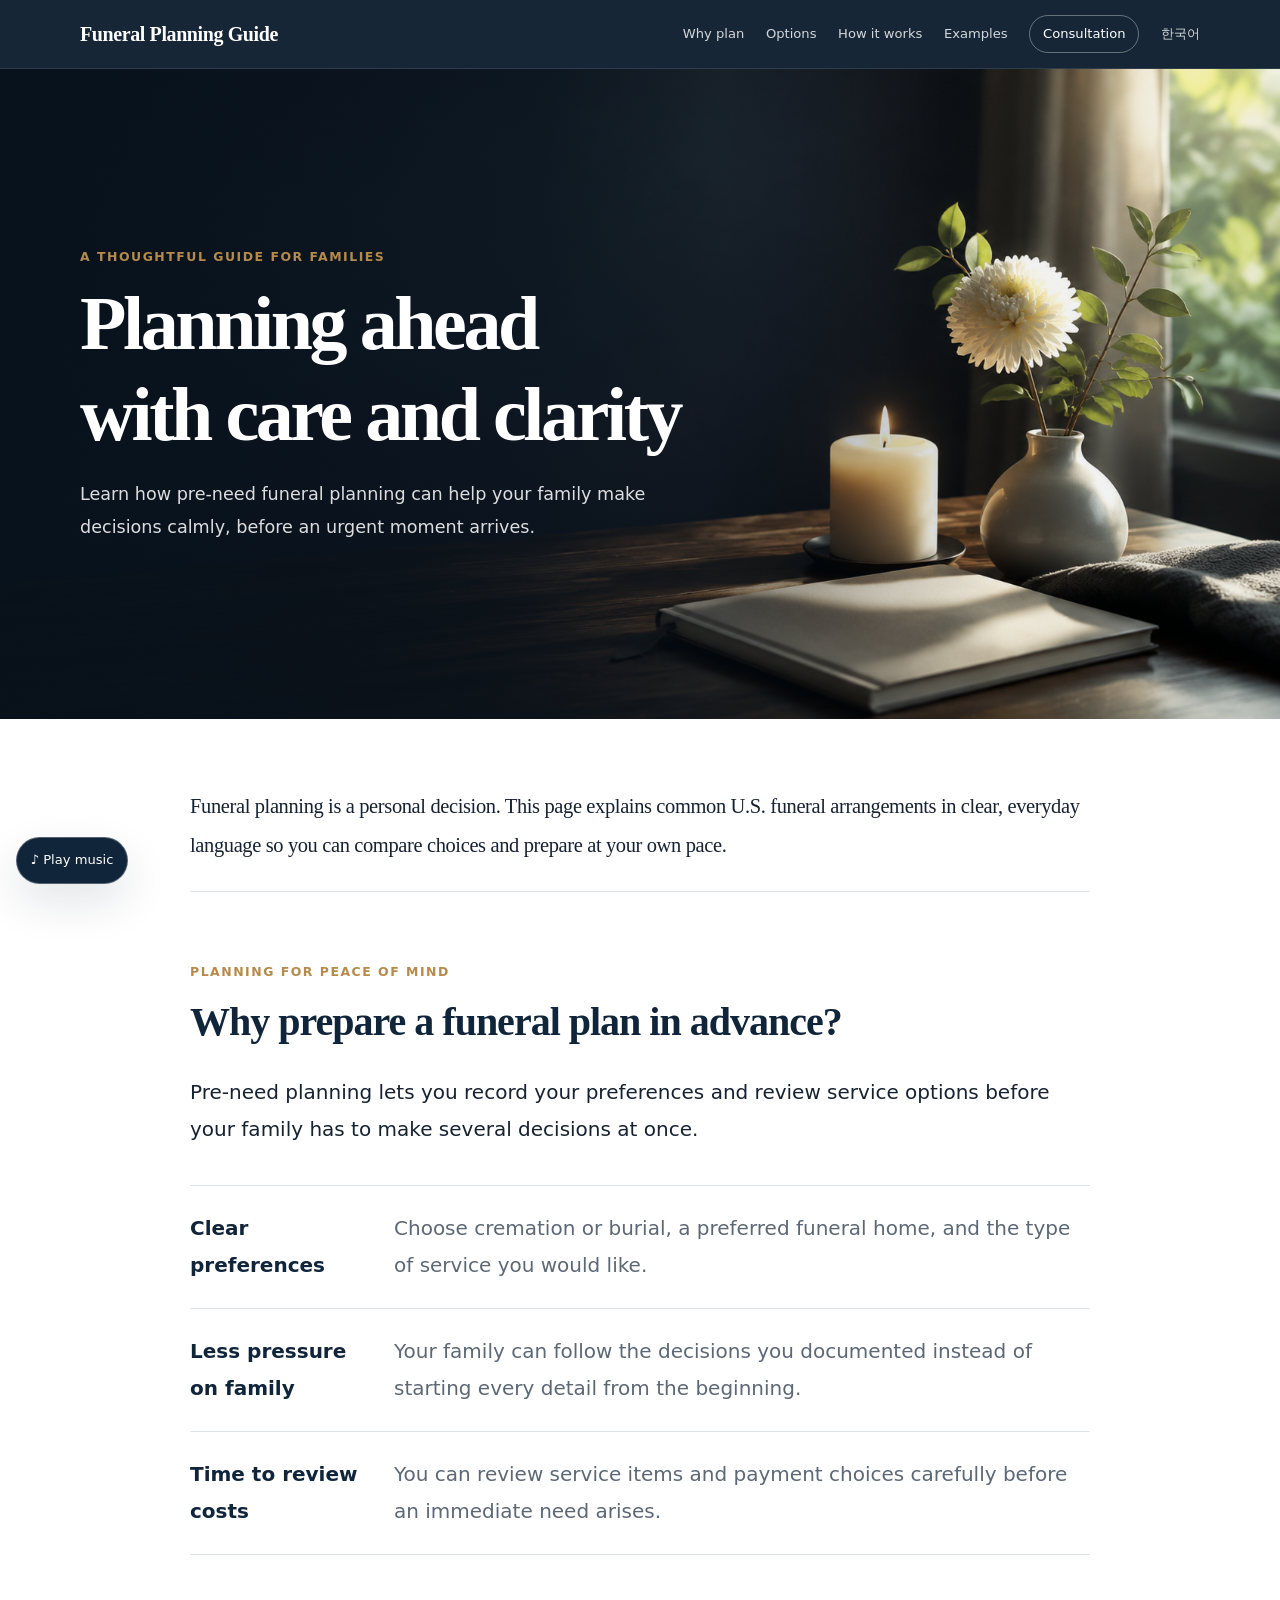
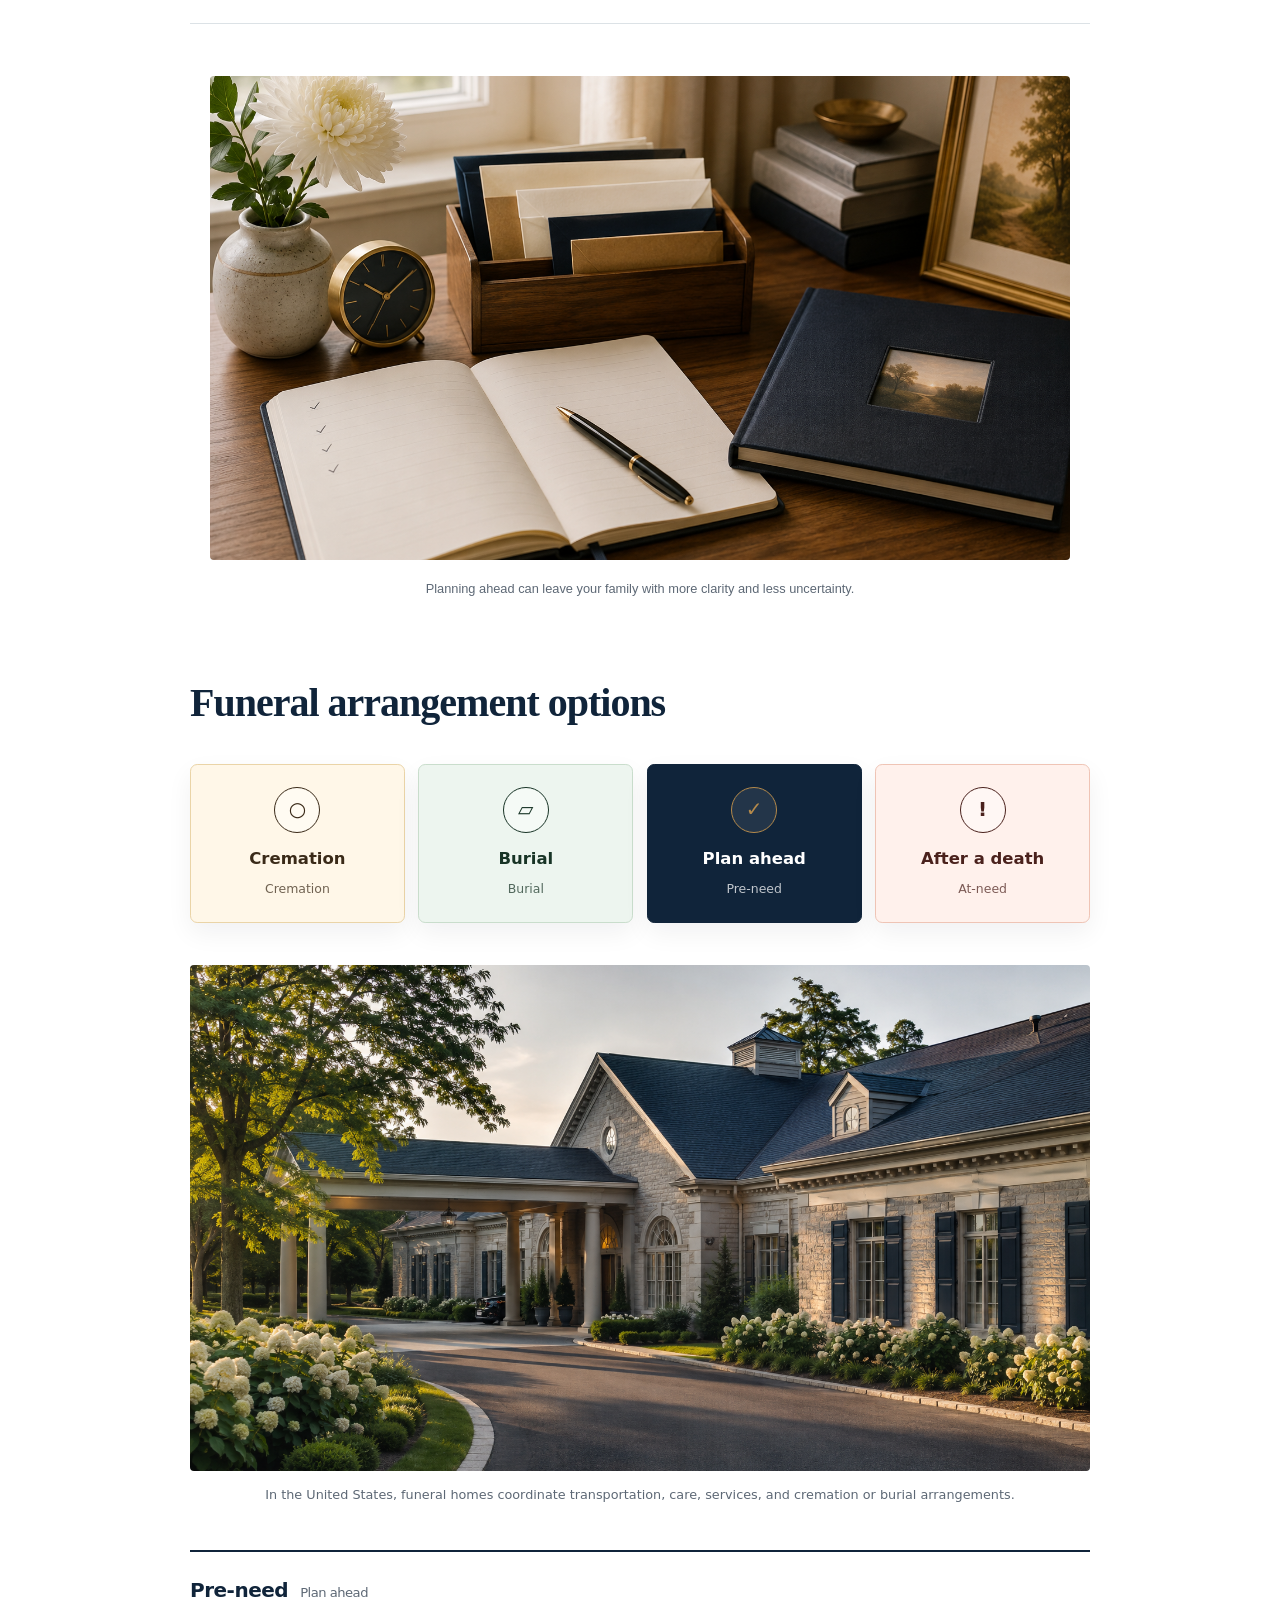
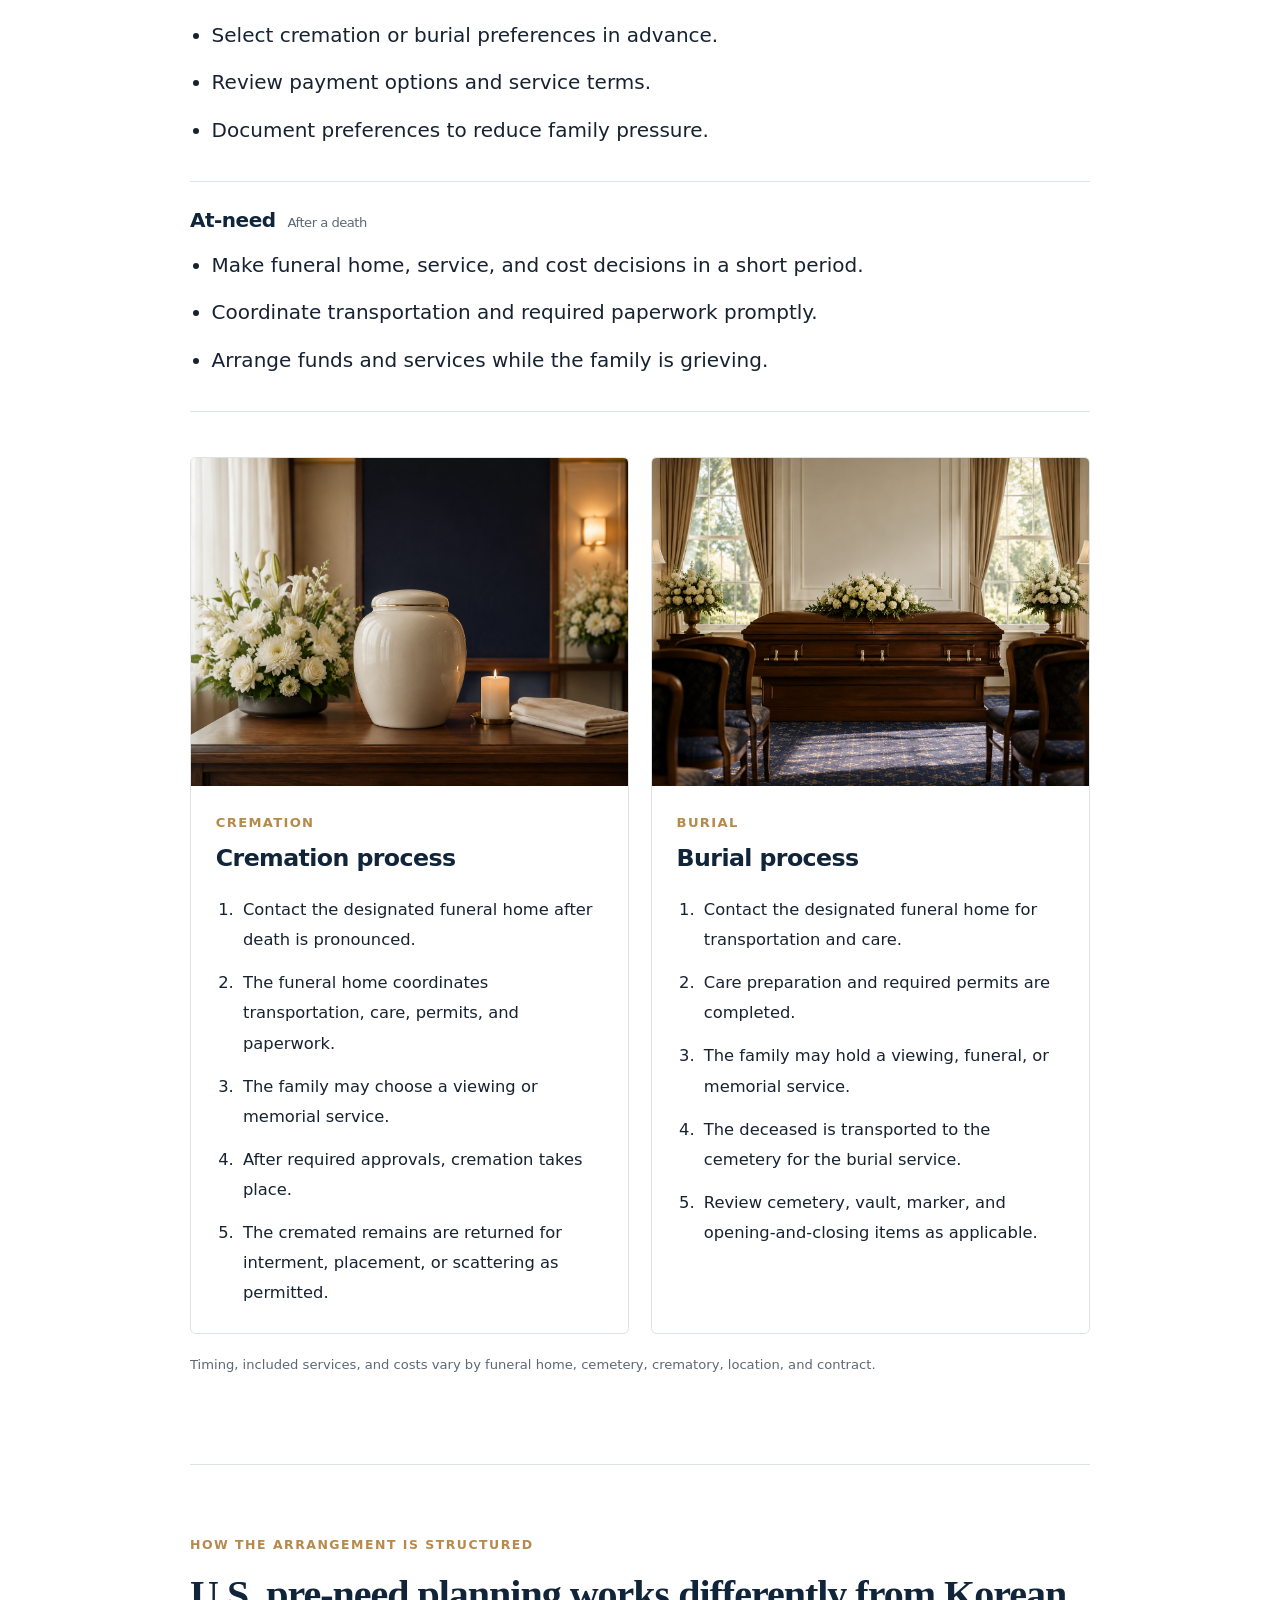
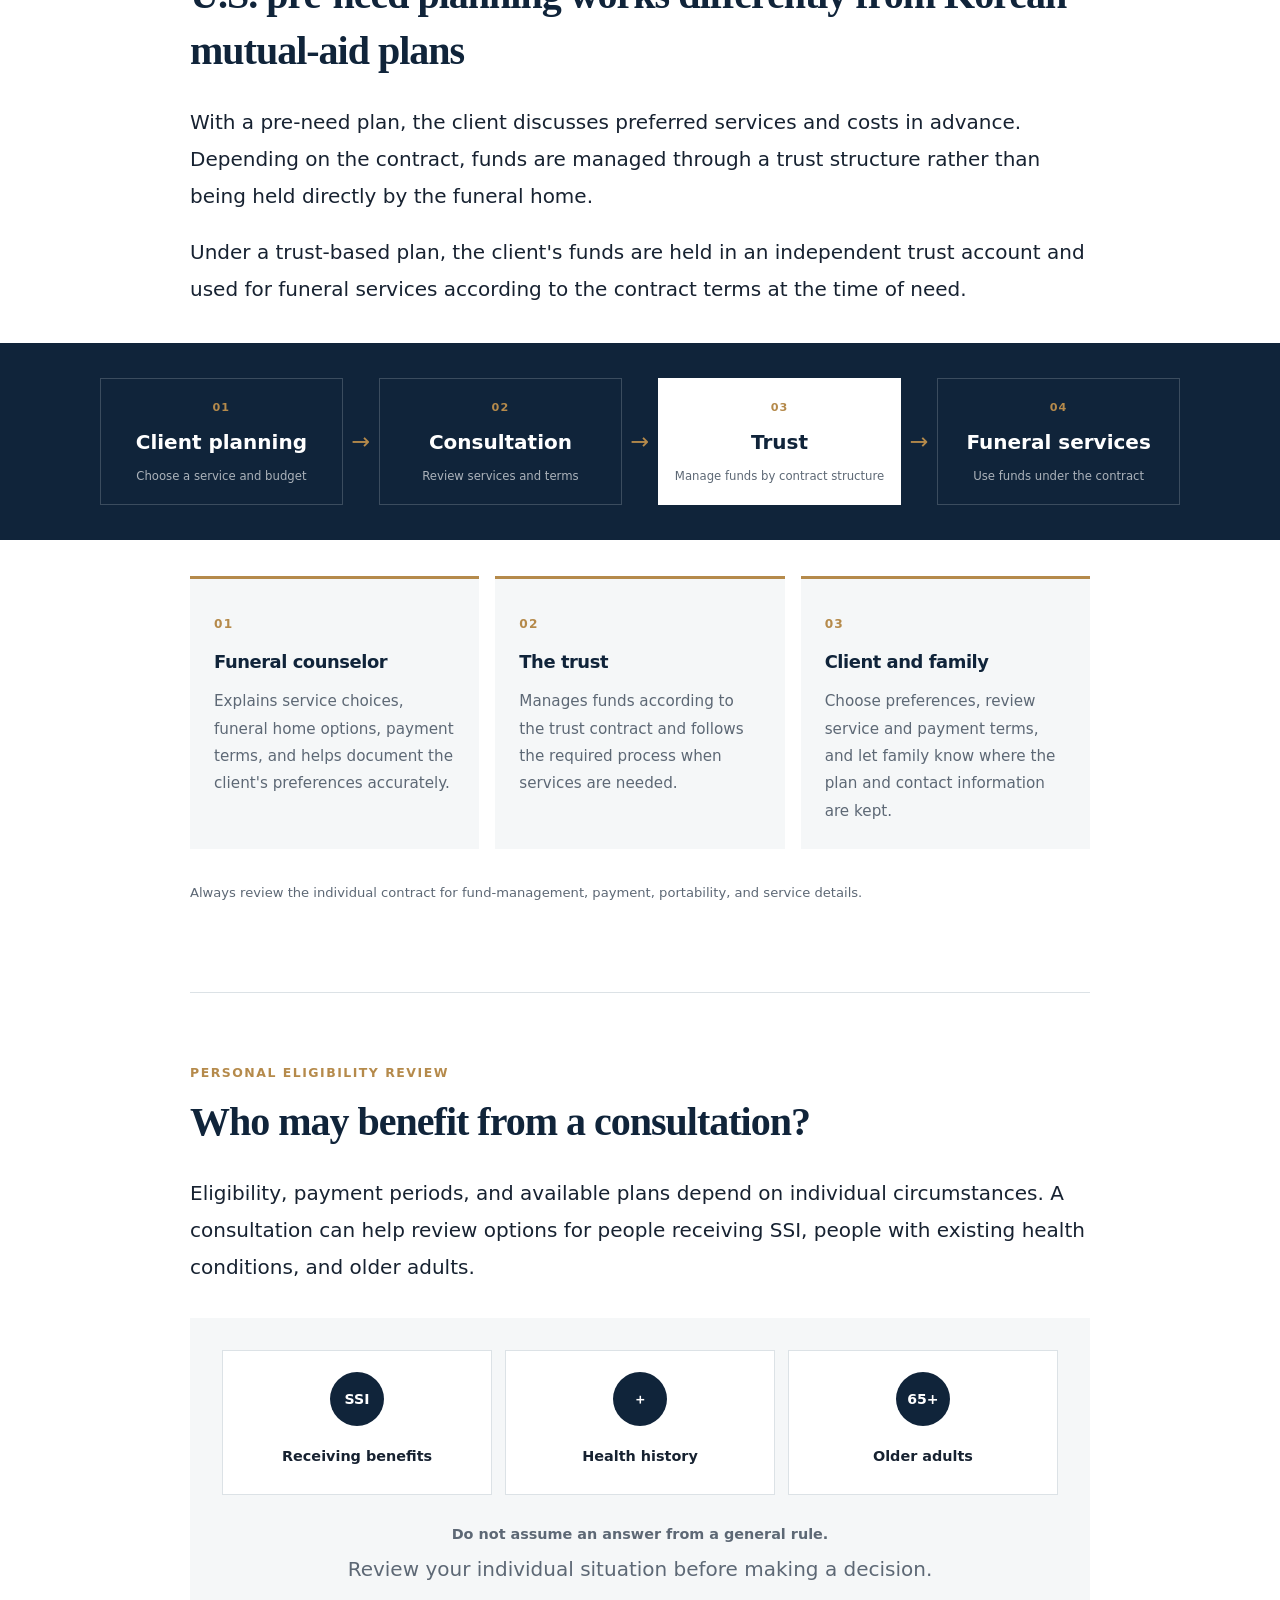
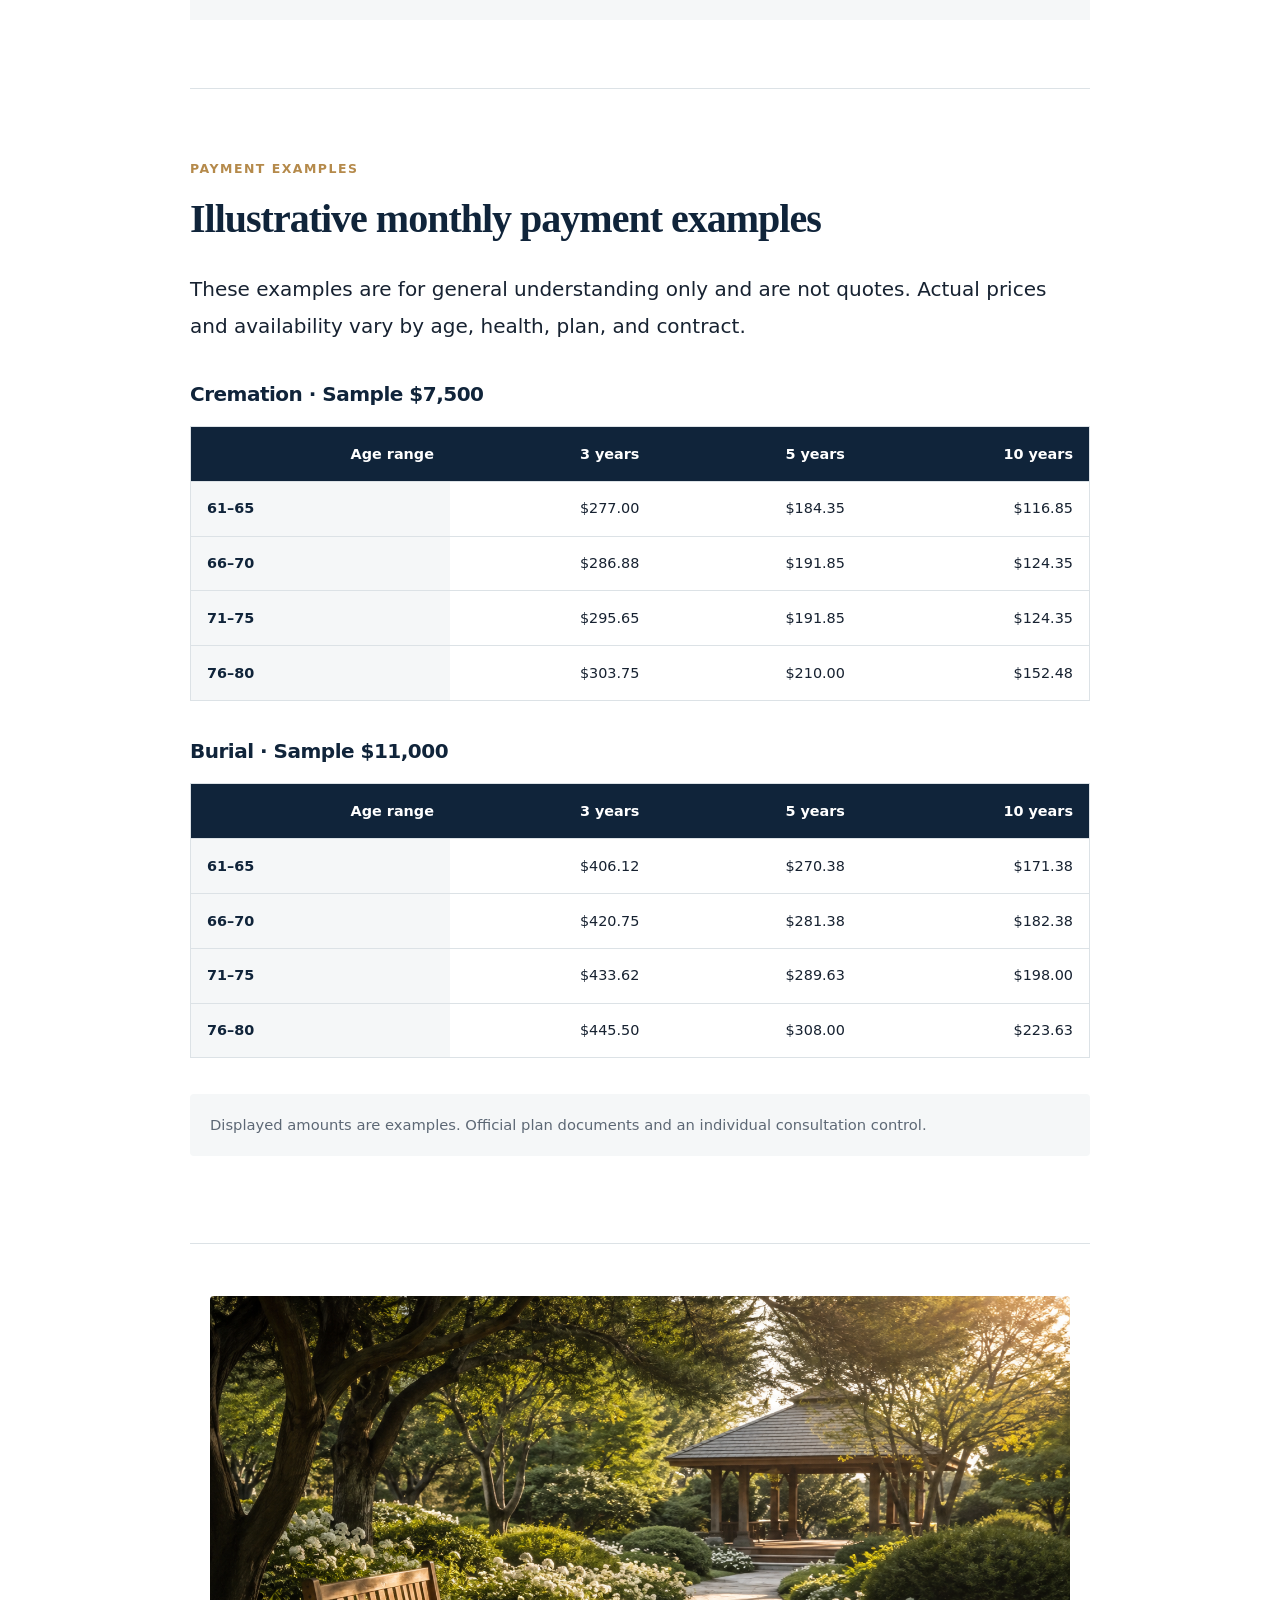
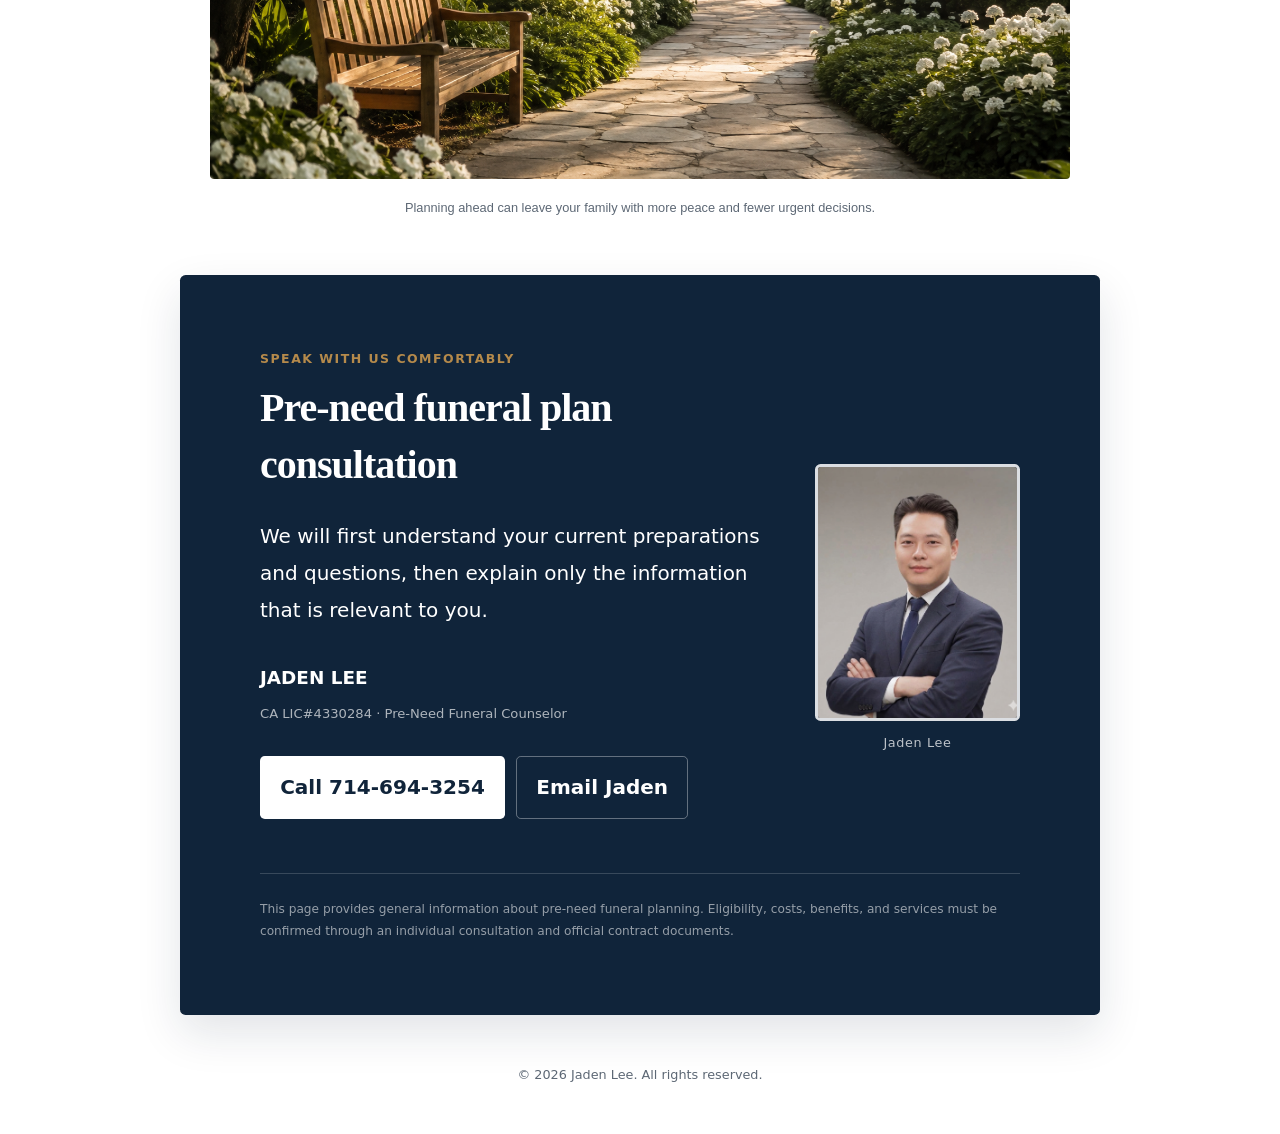
<file: en/index.html>
<!doctype html>
<html lang="en">
<head>
  <meta charset="utf-8">
  <meta name="viewport" content="width=device-width, initial-scale=1">
  <meta name="description" content="A clear guide to pre-need funeral planning in the United States: options, process, estimated costs, and consultation.">
  <title>Pre-Need Funeral Planning Guide</title>
  <link rel="preconnect" href="https://fonts.googleapis.com">
  <link rel="preconnect" href="https://fonts.gstatic.com" crossorigin>
  <link href="https://fonts.googleapis.com/css2?family=Noto+Sans:wght@400;500;600;700&family=Noto+Serif:wght@600;700&display=swap" rel="stylesheet">
  <link rel="stylesheet" href="../assets/css/style.css">
  <script src="../assets/js/main.js" defer></script>
</head>
<body>
  <a class="skip-link" href="#main-content">Skip to content</a>
  <header class="site-header" data-header>
    <div class="header-inner">
      <a class="brand" href="#top" aria-label="Funeral planning guide home">Funeral Planning Guide</a>
      <button class="menu-button" type="button" aria-expanded="false" aria-controls="site-nav" data-menu-button><span class="sr-only">Open menu</span><span></span><span></span><span></span></button>
      <nav id="site-nav" class="site-nav" aria-label="Main navigation" data-nav>
        <a href="#why-prepare">Why plan</a><a href="#how-it-works">Options</a><a href="#system">How it works</a><a href="#pricing">Examples</a><a class="nav-contact" href="#contact">Consultation</a><a href="../" lang="ko">한국어</a>
      </nav>
    </div>
  </header>
  <main id="main-content">
    <article>
      <header class="hero" id="top">
        <img src="../assets/images/hero-remembrance.png" alt="A quiet tree-lined path in warm morning light">
        <div class="hero-shade"></div>
        <div class="hero-content"><p class="eyebrow">A thoughtful guide for families</p><h1>Planning ahead<br>with care and clarity</h1><p>Learn how pre-need funeral planning can help your family make decisions calmly, before an urgent moment arrives.</p></div>
      </header>
      <div class="article-body">
        <section class="intro"><p>Funeral planning is a personal decision. This page explains common U.S. funeral arrangements in clear, everyday language so you can compare choices and prepare at your own pace.</p></section>
        <section id="why-prepare" aria-labelledby="why-title">
          <p class="section-kicker">Planning for peace of mind</p><h2 id="why-title">Why prepare a funeral plan in advance?</h2>
          <p>Pre-need planning lets you record your preferences and review service options before your family has to make several decisions at once.</p>
          <div class="reason-list"><div><strong>Clear preferences</strong><p>Choose cremation or burial, a preferred funeral home, and the type of service you would like.</p></div><div><strong>Less pressure on family</strong><p>Your family can follow the decisions you documented instead of starting every detail from the beginning.</p></div><div><strong>Time to review costs</strong><p>You can review service items and payment choices carefully before an immediate need arises.</p></div></div>
        </section>
        <figure class="feature-image"><img src="../assets/images/planning-symbol.png" alt="A peaceful symbolic image representing thoughtful advance planning"><figcaption>Planning ahead can leave your family with more clarity and less uncertainty.</figcaption></figure>
        <section id="how-it-works" aria-labelledby="options-title">
          <h2 id="options-title">Funeral arrangement options</h2>
          <div class="method-visual" aria-label="Cremation, burial, pre-need, and at-need topics"><div class="method-item method-cremation"><span class="method-icon">○</span><strong>Cremation</strong><small>Cremation</small></div><div class="method-item method-burial"><span class="method-icon">▱</span><strong>Burial</strong><small>Burial</small></div><div class="method-item method-preneed"><span class="method-icon">✓</span><strong>Plan ahead</strong><small>Pre-need</small></div><div class="method-item method-atneed"><span class="method-icon">!</span><strong>After a death</strong><small>At-need</small></div></div>
          <figure class="section-image"><img src="../assets/images/funeral-home.png" alt="A U.S. funeral home exterior"><figcaption>In the United States, funeral homes coordinate transportation, care, services, and cremation or burial arrangements.</figcaption></figure>
          <div class="comparison" role="group" aria-label="Pre-need and at-need comparison"><div><h3>Pre-need <span>Plan ahead</span></h3><ul><li>Select cremation or burial preferences in advance.</li><li>Review payment options and service terms.</li><li>Document preferences to reduce family pressure.</li></ul></div><div><h3>At-need <span>After a death</span></h3><ul><li>Make funeral home, service, and cost decisions in a short period.</li><li>Coordinate transportation and required paperwork promptly.</li><li>Arrange funds and services while the family is grieving.</li></ul></div></div>
          <div class="service-options" aria-label="Cremation and burial procedures"><article class="service-card"><img src="../assets/images/cremation.png" alt="An urn with white flowers and candles"><div class="service-card-body"><p class="service-type">Cremation</p><h3>Cremation process</h3><ol class="procedure-list"><li>Contact the designated funeral home after death is pronounced.</li><li>The funeral home coordinates transportation, care, permits, and paperwork.</li><li>The family may choose a viewing or memorial service.</li><li>After required approvals, cremation takes place.</li><li>The cremated remains are returned for interment, placement, or scattering as permitted.</li></ol></div></article><article class="service-card"><img src="../assets/images/burial.png" alt="A funeral service room prepared for burial"><div class="service-card-body"><p class="service-type">Burial</p><h3>Burial process</h3><ol class="procedure-list"><li>Contact the designated funeral home for transportation and care.</li><li>Care preparation and required permits are completed.</li><li>The family may hold a viewing, funeral, or memorial service.</li><li>The deceased is transported to the cemetery for the burial service.</li><li>Review cemetery, vault, marker, and opening-and-closing items as applicable.</li></ol></div></article></div>
          <p class="source-note">Timing, included services, and costs vary by funeral home, cemetery, crematory, location, and contract.</p>
        </section>
        <section id="system" aria-labelledby="system-title">
          <p class="section-kicker">How the arrangement is structured</p><h2 id="system-title">U.S. pre-need planning works differently from Korean mutual-aid plans</h2>
          <p>With a pre-need plan, the client discusses preferred services and costs in advance. Depending on the contract, funds are managed through a trust structure rather than being held directly by the funeral home.</p><p>Under a trust-based plan, the client's funds are held in an independent trust account and used for funeral services according to the contract terms at the time of need.</p>
          <div class="fund-flow" role="img" aria-label="Client planning, consultation, fund management, and funeral service flow"><div><span>01</span><strong>Client planning</strong><small>Choose a service and budget</small></div><i aria-hidden="true">→</i><div><span>02</span><strong>Consultation</strong><small>Review services and terms</small></div><i aria-hidden="true">→</i><div class="fund-center"><span>03</span><strong>Trust</strong><small>Manage funds by contract structure</small></div><i aria-hidden="true">→</i><div><span>04</span><strong>Funeral services</strong><small>Use funds under the contract</small></div></div>
          <div class="role-grid"><article><span>01</span><h3>Funeral counselor</h3><p>Explains service choices, funeral home options, payment terms, and helps document the client's preferences accurately.</p></article><article><span>02</span><h3>The trust</h3><p>Manages funds according to the trust contract and follows the required process when services are needed.</p></article><article><span>03</span><h3>Client and family</h3><p>Choose preferences, review service and payment terms, and let family know where the plan and contact information are kept.</p></article></div>
          <p class="source-note">Always review the individual contract for fund-management, payment, portability, and service details.</p>
        </section>
        <section id="eligibility" aria-labelledby="eligibility-title"><p class="section-kicker">Personal eligibility review</p><h2 id="eligibility-title">Who may benefit from a consultation?</h2><p>Eligibility, payment periods, and available plans depend on individual circumstances. A consultation can help review options for people receiving SSI, people with existing health conditions, and older adults.</p><div class="eligibility-visual"><div><span>SSI</span><strong>Receiving benefits</strong></div><div><span>＋</span><strong>Health history</strong></div><div><span>65+</span><strong>Older adults</strong></div><p><strong>Do not assume an answer from a general rule.</strong><br>Review your individual situation before making a decision.</p></div></section>
        <section id="pricing" aria-labelledby="pricing-title"><p class="section-kicker">Payment examples</p><h2 id="pricing-title">Illustrative monthly payment examples</h2><p>These examples are for general understanding only and are not quotes. Actual prices and availability vary by age, health, plan, and contract.</p><h3>Cremation · Sample $7,500</h3><div class="table-scroll"><table><thead><tr><th>Age range</th><th>3 years</th><th>5 years</th><th>10 years</th></tr></thead><tbody><tr><th>61–65</th><td>$277.00</td><td>$184.35</td><td>$116.85</td></tr><tr><th>66–70</th><td>$286.88</td><td>$191.85</td><td>$124.35</td></tr><tr><th>71–75</th><td>$295.65</td><td>$191.85</td><td>$124.35</td></tr><tr><th>76–80</th><td>$303.75</td><td>$210.00</td><td>$152.48</td></tr></tbody></table></div><h3>Burial · Sample $11,000</h3><div class="table-scroll"><table><thead><tr><th>Age range</th><th>3 years</th><th>5 years</th><th>10 years</th></tr></thead><tbody><tr><th>61–65</th><td>$406.12</td><td>$270.38</td><td>$171.38</td></tr><tr><th>66–70</th><td>$420.75</td><td>$281.38</td><td>$182.38</td></tr><tr><th>71–75</th><td>$433.62</td><td>$289.63</td><td>$198.00</td></tr><tr><th>76–80</th><td>$445.50</td><td>$308.00</td><td>$223.63</td></tr></tbody></table></div><p class="disclaimer">Displayed amounts are examples. Official plan documents and an individual consultation control.</p></section>
        <figure class="feature-image feature-image--closing"><img src="../assets/images/closing-garden.png" alt="A peaceful garden path and bench"><figcaption>Planning ahead can leave your family with more peace and fewer urgent decisions.</figcaption></figure>
        <section class="contact" id="contact" aria-labelledby="contact-title"><div class="contact-layout"><div class="contact-copy"><p class="section-kicker">Speak with us comfortably</p><h2 id="contact-title">Pre-need funeral plan consultation</h2><p>We will first understand your current preparations and questions, then explain only the information that is relevant to you.</p><p class="contact-name"><strong>JADEN LEE</strong><br><span>CA LIC#4330284 · Pre-Need Funeral Counselor</span></p><div class="contact-actions"><a class="button primary" href="tel:+17146943254">Call 714-694-3254</a><a class="button secondary" href="mailto:kincaredesk@gmail.com" data-email-action>Email Jaden</a></div><p class="contact-feedback" data-contact-feedback aria-live="polite"></p></div><figure class="agent-profile"><img src="../assets/images/profile-jaden.png" alt="Pre-need funeral counselor Jaden Lee"><figcaption>Jaden Lee</figcaption></figure></div><p class="legal">This page provides general information about pre-need funeral planning. Eligibility, costs, benefits, and services must be confirmed through an individual consultation and official contract documents.</p></section>
      </div>
    </article>
  </main>
  <footer class="site-footer"><p>© <span data-year></span> Jaden Lee. All rights reserved.</p></footer>
  <audio data-background-music preload="metadata" loop autoplay><source src="../assets/audio/background-music.mp3" type="audio/mpeg"></audio>
  <button class="music-toggle" type="button" data-music-toggle aria-pressed="false">♪ Play music</button><p class="music-feedback" data-music-feedback aria-live="polite"></p><button class="to-top" type="button" aria-label="Back to top" data-to-top>↑</button>
</body>
</html>
</file>
<file: assets/css/style.css>
:root {
  --ink: #172231;
  --muted: #5d6875;
  --navy: #10243a;
  --navy-soft: #1c3953;
  --gold: #b58a4b;
  --gold-pale: #f3eadc;
  --paper: #ffffff;
  --wash: #f5f7f8;
  --line: #dce2e6;
  --max: 900px;
  --shadow: 0 18px 45px rgba(16, 36, 58, .12);
}

* { box-sizing: border-box; }
html { scroll-behavior: smooth; scroll-padding-top: 84px; }
body {
  margin: 0;
  color: var(--ink);
  background: var(--paper);
  font-family: "Noto Sans KR", system-ui, sans-serif;
  font-size: 20px;
  line-height: 1.85;
  word-break: keep-all;
}
img { display: block; max-width: 100%; }
a { color: inherit; }
button, a { -webkit-tap-highlight-color: transparent; }
.sr-only {
  position: absolute;
  width: 1px;
  height: 1px;
  padding: 0;
  margin: -1px;
  overflow: hidden;
  clip: rect(0, 0, 0, 0);
  white-space: nowrap;
  border: 0;
}
.skip-link {
  position: fixed;
  left: 1rem;
  top: -5rem;
  z-index: 100;
  padding: .7rem 1rem;
  color: #fff;
  background: var(--navy);
  border-radius: .4rem;
}
.skip-link:focus { top: 1rem; }

.site-header {
  position: sticky;
  top: 0;
  z-index: 50;
  color: #fff;
  background: rgba(13, 30, 47, .96);
  border-bottom: 1px solid rgba(255, 255, 255, .1);
  backdrop-filter: blur(12px);
}
.header-inner {
  display: flex;
  align-items: center;
  justify-content: space-between;
  width: min(1120px, calc(100% - 40px));
  min-height: 68px;
  margin: 0 auto;
}
.brand {
  font-family: "Noto Serif KR", serif;
  font-weight: 700;
  text-decoration: none;
  letter-spacing: -.02em;
}
.site-nav { display: flex; align-items: center; gap: 1.35rem; }
.site-nav a { color: rgba(255, 255, 255, .82); font-size: .82rem; text-decoration: none; }
.site-nav a:hover, .site-nav a:focus-visible { color: #fff; }
.site-nav .nav-contact { padding: .35rem .8rem; color: #fff; border: 1px solid rgba(255,255,255,.35); border-radius: 999px; }
.menu-button { display: none; }

.hero {
  position: relative;
  min-height: 650px;
  display: grid;
  align-items: center;
  overflow: hidden;
  color: #fff;
  background: var(--navy);
}
.hero > img, .hero-shade { position: absolute; inset: 0; width: 100%; height: 100%; }
.hero > img { object-fit: cover; object-position: center; }
.hero-shade { background: linear-gradient(90deg, rgba(7, 18, 29, .84) 0%, rgba(7, 18, 29, .68) 42%, rgba(7, 18, 29, .05) 78%); }
.hero-content { position: relative; z-index: 1; width: min(1120px, calc(100% - 40px)); margin: 0 auto; }
.hero-content h1 {
  max-width: 700px;
  margin: .25rem 0 1.1rem;
  font-family: "Noto Serif KR", serif;
  font-size: clamp(2.75rem, 6vw, 4.75rem);
  line-height: 1.2;
  letter-spacing: -.045em;
}
.hero-content > p:last-child { max-width: 640px; margin: 0; color: rgba(255,255,255,.86); font-size: 1.1rem; line-height: 1.85; }
.eyebrow, .section-kicker { margin: 0 0 .65rem; color: var(--gold); font-size: .78rem; font-weight: 700; letter-spacing: .12em; text-transform: uppercase; }

.article-body { width: min(var(--max), calc(100% - 48px)); margin: 0 auto; }
.intro { margin: 0; padding: 4.25rem 0 .5rem; font-family: "Noto Serif KR", serif; font-size: 1.28rem; line-height: 1.9; letter-spacing: -.018em; }
section { padding: 4.25rem 0; border-bottom: 1px solid var(--line); scroll-margin-top: 92px; }
.hero { scroll-margin-top: 92px; }
h2, h3 { color: var(--navy); letter-spacing: -.025em; }
h2 { margin: 0 0 1.5rem; font-family: "Noto Serif KR", serif; font-size: clamp(2rem, 4vw, 2.5rem); line-height: 1.42; }
h3 { margin: 2.1rem 0 .85rem; font-size: 1.25rem; line-height: 1.55; }
p { margin: 0 0 1.15rem; }
ul, ol { margin: 1.25rem 0; padding-left: 1.35rem; }
li { margin-bottom: .65rem; }

.number-list { list-style: none; padding: 0; counter-reset: item; }
.number-list li { position: relative; padding: 1.15rem 0 1.15rem 3.4rem; border-top: 1px solid var(--line); counter-increment: item; }
.number-list li:last-child { border-bottom: 1px solid var(--line); }
.number-list li::before { content: counter(item, decimal-leading-zero); position: absolute; left: 0; top: 1.05rem; color: var(--gold); font-weight: 700; }
.number-list span { display: block; font-weight: 600; }
.number-list small { display: block; margin-top: .3rem; color: var(--muted); font-size: .88rem; }

.reason-list { margin-top: 2.3rem; }
.reason-list > div { display: grid; grid-template-columns: 180px 1fr; gap: 1.5rem; padding: 1.5rem 0; border-top: 1px solid var(--line); }
.reason-list > div:last-child { border-bottom: 1px solid var(--line); }
.reason-list strong { color: var(--navy); }
.reason-list p { margin: 0; color: var(--muted); }

.feature-image {
  width: min(1040px, calc(100% - 40px));
  margin: 3.25rem auto .5rem;
}
.feature-image img {
  width: 100%;
  aspect-ratio: 16 / 9;
  height: auto;
  object-fit: cover;
  object-position: center;
  border-radius: 4px;
}
.feature-image figcaption {
  max-width: 680px;
  margin: 1.1rem auto 0;
  color: var(--muted);
  font-family: "Noto Sans KR", sans-serif;
  font-size: .8rem;
  line-height: 1.7;
  text-align: center;
}
.feature-image--full { width: min(1040px, calc(100% - 40px)); }
.feature-image--full img { aspect-ratio: 16 / 9; height: auto; }
.section-image { width: 100%; margin: 2.4rem 0 2.8rem; }
.section-image img { width: 100%; aspect-ratio: 16 / 9; object-fit: cover; border-radius: 4px; }
.section-image figcaption { margin: .8rem 0 0; color: var(--muted); font-size: .8rem; line-height: 1.7; text-align: center; }

.comparison { margin-top: 2rem; border-top: 2px solid var(--navy); }
.comparison > div { padding: 1.4rem 0; border-bottom: 1px solid var(--line); }
.comparison h3 { margin: 0 0 .7rem; }
.comparison h3 span { margin-left: .35rem; color: var(--muted); font-size: .82rem; font-weight: 500; }
.comparison ul { margin: 0; }
.method-visual {
  display: grid;
  grid-template-columns: repeat(4, 1fr);
  gap: .85rem;
  margin: 2rem 0 2.6rem;
}
.method-visual > div {
  padding: 1.35rem .8rem;
  text-align: center;
  border: 1px solid transparent;
  border-radius: .45rem;
  box-shadow: 0 10px 26px rgba(5, 23, 42, .06);
}
.method-cremation {
  color: #3a2a18;
  background: #fff7e8;
  border-color: #ead4a7 !important;
}
.method-burial {
  color: #183426;
  background: #edf5ef;
  border-color: #c9ddcc !important;
}
.method-preneed {
  color: #fff;
  background: var(--navy);
  border-color: var(--navy) !important;
}
.method-atneed {
  color: #4a211c;
  background: #fff1ec;
  border-color: #efc4b5 !important;
}
.method-icon {
  display: grid;
  width: 46px;
  height: 46px;
  margin: 0 auto .7rem;
  place-items: center;
  color: currentColor;
  background: rgba(255, 255, 255, .42);
  border: 1.5px solid currentColor;
  border-radius: 50%;
  font-weight: 800;
}
.method-preneed .method-icon {
  color: var(--gold);
  background: rgba(255, 255, 255, .08);
}
.method-visual strong, .method-visual small { display: block; }
.method-visual strong { font-size: 1.03rem; }
.method-visual small { margin-top: .18rem; color: inherit; font-size: .78rem; opacity: .72; }
.method-preneed small { color: rgba(255,255,255,.74); opacity: 1; }
.service-options { display: grid; grid-template-columns: 1fr 1fr; gap: 1.35rem; margin: 2.8rem 0 1.2rem; }
.service-card { overflow: hidden; background: var(--paper); border: 1px solid var(--line); border-radius: .35rem; }
.service-card > img { width: 100%; aspect-ratio: 4 / 3; object-fit: cover; }
.service-card-body { padding: 1.55rem; }
.service-card .service-type { margin: 0 0 .3rem; color: var(--gold); font-size: .82rem; font-weight: 700; letter-spacing: .1em; text-transform: uppercase; }
.service-card h3 { margin: 0 0 1.15rem; font-size: 1.48rem; }
.procedure-list { margin: 0; padding-left: 1.45rem; font-size: 1.02rem; line-height: 1.85; }
.procedure-list li { padding-left: .25rem; margin-bottom: .8rem; }
.procedure-list li:last-child { margin-bottom: 0; }
.callout { margin-top: 3rem; padding: 2rem; background: var(--gold-pale); border-left: 4px solid var(--gold); }
.callout h3 { margin-top: 0; }
.callout p:last-child { margin-bottom: 0; }

.check-list { list-style: none; padding: 0; }
.check-list li { position: relative; padding-left: 1.8rem; }
.check-list li::before { content: "✓"; position: absolute; left: 0; top: 0; color: var(--gold); font-weight: 700; }
.note, .disclaimer { margin-top: 2rem; padding: 1.15rem 1.25rem; color: var(--muted); background: var(--wash); border-radius: .25rem; font-size: .92rem; line-height: 1.75; }
.flow-list { list-style: none; margin: 2rem 0; padding: 0; }
.flow-list li { display: flex; gap: 1rem; padding: 1.3rem 0; border-top: 1px solid var(--line); }
.flow-list li:last-child { border-bottom: 1px solid var(--line); }
.flow-list li > span { display: grid; flex: 0 0 34px; width: 34px; height: 34px; place-items: center; color: #fff; background: var(--navy); border-radius: 50%; font-size: .85rem; font-weight: 700; }
.flow-list strong { display: block; margin-bottom: .2rem; color: var(--navy); }
.flow-list p { margin: 0; color: var(--muted); }
.fund-flow { display: grid; grid-template-columns: 1fr auto 1fr auto 1fr auto 1fr; align-items: stretch; gap: .55rem; margin: 2.2rem calc(50% - 50vw); padding: 2.2rem max(20px, calc((100vw - 1080px) / 2)); color: #fff; background: var(--navy); }
.fund-flow > div { min-width: 0; padding: 1.2rem .75rem; text-align: center; border: 1px solid rgba(255,255,255,.18); }
.fund-flow > i { align-self: center; color: var(--gold); font-size: 1.4rem; font-style: normal; }
.fund-flow span, .fund-flow strong, .fund-flow small { display: block; }
.fund-flow span { color: var(--gold); font-size: .7rem; font-weight: 700; letter-spacing: .1em; }
.fund-flow strong { margin: .35rem 0; }
.fund-flow small { color: rgba(255,255,255,.65); font-size: .73rem; line-height: 1.55; }
.fund-flow .fund-center { color: var(--navy); background: #fff; }
.fund-flow .fund-center small { color: var(--muted); }
.role-grid { display: grid; grid-template-columns: repeat(3, 1fr); gap: 1rem; margin: 2rem 0; }
.role-grid article { padding: 1.5rem; background: var(--wash); border-top: 3px solid var(--gold); }
.role-grid span { color: var(--gold); font-size: .76rem; font-weight: 800; letter-spacing: .1em; }
.role-grid h3 { margin: .55rem 0 .75rem; font-size: 1.12rem; }
.role-grid p { margin: 0; color: var(--muted); font-size: .95rem; line-height: 1.8; }
.source-note { color: var(--muted); font-size: .82rem; }
.eligibility-visual { display: grid; grid-template-columns: repeat(3, 1fr); gap: .8rem; margin-top: 2rem; padding: 2rem; background: var(--wash); }
.eligibility-visual > div { padding: 1.3rem .7rem; text-align: center; background: #fff; border: 1px solid var(--line); }
.eligibility-visual span { display: grid; width: 54px; height: 54px; margin: 0 auto .65rem; place-items: center; color: #fff; background: var(--navy); border-radius: 50%; font-size: .88rem; font-weight: 700; }
.eligibility-visual strong { font-size: .9rem; }
.eligibility-visual p { grid-column: 1 / -1; margin: .4rem 0 0; color: var(--muted); text-align: center; }
.feature-image--closing { margin-bottom: 3.5rem; }

.table-scroll { margin: 1rem 0 2.2rem; overflow-x: auto; border: 1px solid var(--line); }
table { width: 100%; min-width: 620px; border-collapse: collapse; font-size: .9rem; text-align: right; }
th, td { padding: .85rem 1rem; border-bottom: 1px solid var(--line); white-space: nowrap; }
thead th { color: #fff; background: var(--navy); font-weight: 600; }
tbody th { color: var(--navy); background: var(--wash); text-align: left; }
tbody tr:last-child th, tbody tr:last-child td { border-bottom: 0; }
.service-line { display: flex; flex-wrap: wrap; gap: .55rem; margin-top: 2rem; }
.service-line span { padding: .45rem .85rem; color: var(--navy); background: var(--wash); border: 1px solid var(--line); border-radius: 999px; font-size: .9rem; }

.contact { width: min(920px, calc(100vw - 40px)); margin: 2rem 50% 0; padding: 4.5rem min(7vw, 5rem); color: #fff; background: var(--navy); border: 0; border-radius: .35rem; transform: translateX(-50%); box-shadow: var(--shadow); }
.contact h2 { color: #fff; }
.contact > p:not(.section-kicker):not(.legal):not(.contact-name) { color: rgba(255,255,255,.78); }
.contact-layout { display: grid; grid-template-columns: minmax(0, 1fr) 205px; align-items: center; gap: 2.5rem; }
.contact-name { margin-top: 2rem; font-size: 1.15rem; }
.contact-name span { color: rgba(255,255,255,.66); font-size: .82rem; }
.contact-actions { display: flex; flex-wrap: wrap; gap: .7rem; margin: 1.7rem 0 2.3rem; }
.contact-feedback { min-height: 1.45rem; margin: -1.6rem 0 1.2rem; color: rgba(255,255,255,.74); font-size: .82rem; }
.agent-profile { margin: 0; text-align: center; }
.agent-profile img { display: block; width: 100%; aspect-ratio: 4 / 5; object-fit: cover; object-position: center top; border: 3px solid rgba(255,255,255,.85); border-radius: .35rem; }
.agent-profile figcaption { margin-top: .65rem; color: rgba(255,255,255,.72); font-size: .8rem; letter-spacing: .05em; }
.button { display: inline-flex; align-items: center; justify-content: center; min-height: 54px; padding: .75rem 1.2rem; border: 1px solid transparent; border-radius: .3rem; font-weight: 700; text-decoration: none; }
.button.primary { color: var(--navy); background: #fff; }
.button.secondary { color: #fff; border-color: rgba(255,255,255,.35); }
.legal { margin: 0; padding-top: 1.5rem; color: rgba(255,255,255,.56); border-top: 1px solid rgba(255,255,255,.17); font-size: .76rem; }
.site-footer { padding: 3rem 1rem; color: var(--muted); font-size: .8rem; text-align: center; }
.site-footer p { margin: 0; }
.to-top { position: fixed; right: 1rem; bottom: 1rem; z-index: 30; width: 44px; height: 44px; color: #fff; background: var(--navy); border: 0; border-radius: 50%; box-shadow: var(--shadow); cursor: pointer; opacity: 0; pointer-events: none; transform: translateY(8px); transition: .2s ease; }
.to-top.is-visible { opacity: 1; pointer-events: auto; transform: none; }
.music-toggle { position: fixed; left: 1rem; bottom: 1rem; z-index: 30; min-height: 44px; padding: .65rem .85rem; color: #fff; background: var(--navy); border: 1px solid rgba(255,255,255,.28); border-radius: 999px; box-shadow: var(--shadow); cursor: pointer; font: inherit; font-size: .82rem; }
.music-toggle.is-playing { color: var(--navy); background: #fff; border-color: var(--gold); }
.music-feedback { position: fixed; left: 1rem; bottom: 4.2rem; z-index: 30; max-width: min(280px, calc(100vw - 32px)); margin: 0; padding: .55rem .7rem; color: #fff; background: rgba(13,30,47,.92); border-radius: .25rem; font-size: .76rem; line-height: 1.5; opacity: 0; pointer-events: none; transition: opacity .2s ease; }
.music-feedback.is-visible { opacity: 1; }

:focus-visible { outline: 3px solid #d5a75f; outline-offset: 3px; }

@media (max-width: 760px) {
  body { font-size: 19px; line-height: 1.82; }
  .header-inner { width: calc(100% - 32px); }
  .menu-button { display: grid; gap: 4px; padding: .65rem; background: transparent; border: 0; }
  .menu-button span:not(.sr-only) { display: block; width: 22px; height: 2px; background: #fff; transition: .2s ease; }
  .site-nav { position: absolute; left: 0; right: 0; top: 68px; display: none; flex-direction: column; align-items: stretch; gap: 0; padding: .4rem 20px 1rem; background: rgba(13, 30, 47, .98); }
  .site-nav.is-open { display: flex; }
  .site-nav a { padding: .7rem 0; border-bottom: 1px solid rgba(255,255,255,.1); }
  .site-nav .nav-contact { margin-top: .5rem; text-align: center; }
  .hero { min-height: 520px; align-items: end; }
  .hero > img { object-position: 64% center; }
  .hero-shade { background: linear-gradient(0deg, rgba(7,18,29,.93) 0%, rgba(7,18,29,.7) 46%, rgba(7,18,29,.15) 100%); }
  .hero-content { width: calc(100% - 36px); padding-bottom: 3.25rem; }
  .hero-content h1 { font-size: 2.35rem; line-height: 1.3; }
  .hero-content > p:last-child { font-size: 1rem; line-height: 1.82; }
  .article-body { width: calc(100% - 36px); }
  .intro { padding-top: 3.25rem; font-size: 1.15rem; line-height: 1.88; }
  h2 { font-size: 1.85rem; line-height: 1.5; }
  h3 { font-size: 1.18rem; line-height: 1.55; }
  section { padding: 3.25rem 0; }
  .reason-list > div { grid-template-columns: 1fr; gap: .3rem; }
  .feature-image, .feature-image--full { width: calc(100% - 20px); margin-top: 2.75rem; }
  .feature-image img, .feature-image--full img { aspect-ratio: 4 / 3; height: auto; }
  .feature-image figcaption { width: calc(100% - 24px); margin-top: .8rem; font-size: .78rem; line-height: 1.65; }
  .section-image { margin: 2rem 0 2.3rem; }
  .section-image img { aspect-ratio: 4 / 3; }
  .section-image figcaption { font-size: .76rem; }
  .method-visual { grid-template-columns: 1fr 1fr; gap: .75rem; margin: 1.75rem 0 2.15rem; }
  .method-visual > div { padding: 1.18rem .65rem; }
  .method-icon { width: 44px; height: 44px; }
  .fund-flow { grid-template-columns: 1fr; margin-left: -20px; margin-right: -20px; }
  .fund-flow > i { transform: rotate(90deg); text-align: center; }
  .role-grid { grid-template-columns: 1fr; gap: .8rem; }
  .role-grid article { padding: 1.35rem; }
  .eligibility-visual { grid-template-columns: 1fr; padding: 1rem; }
  .eligibility-visual p { grid-column: 1; }
  .number-list li { padding-top: 1.3rem; padding-bottom: 1.3rem; }
  .callout { padding: 1.4rem; }
  .contact { padding: 3rem 1.4rem; }
  .contact-layout { grid-template-columns: 1fr; gap: 1.6rem; }
  .agent-profile { width: min(220px, 68vw); margin: 0 auto; }
  .contact-actions { display: grid; }
  .button { min-height: 58px; font-size: 1rem; }
  .service-line { gap: .65rem; }
  .service-line span { padding: .55rem .9rem; font-size: .88rem; }
  .service-options { grid-template-columns: 1fr; gap: 1.5rem; margin-top: 2.3rem; }
  .service-card-body { padding: 1.35rem; }
  .procedure-list { font-size: 1rem; line-height: 1.85; }
}

@media (max-width: 390px) {
  body { font-size: 18px; }
  .article-body { width: calc(100% - 30px); }
  .hero-content { width: calc(100% - 30px); }
  h2 { font-size: 1.7rem; }
  .contact { width: calc(100vw - 20px); padding: 2.5rem 1.1rem; }
}

@media (prefers-reduced-motion: reduce) {
  html { scroll-behavior: auto; }
  *, *::before, *::after { transition-duration: .01ms !important; animation-duration: .01ms !important; animation-iteration-count: 1 !important; }
}
</file>
